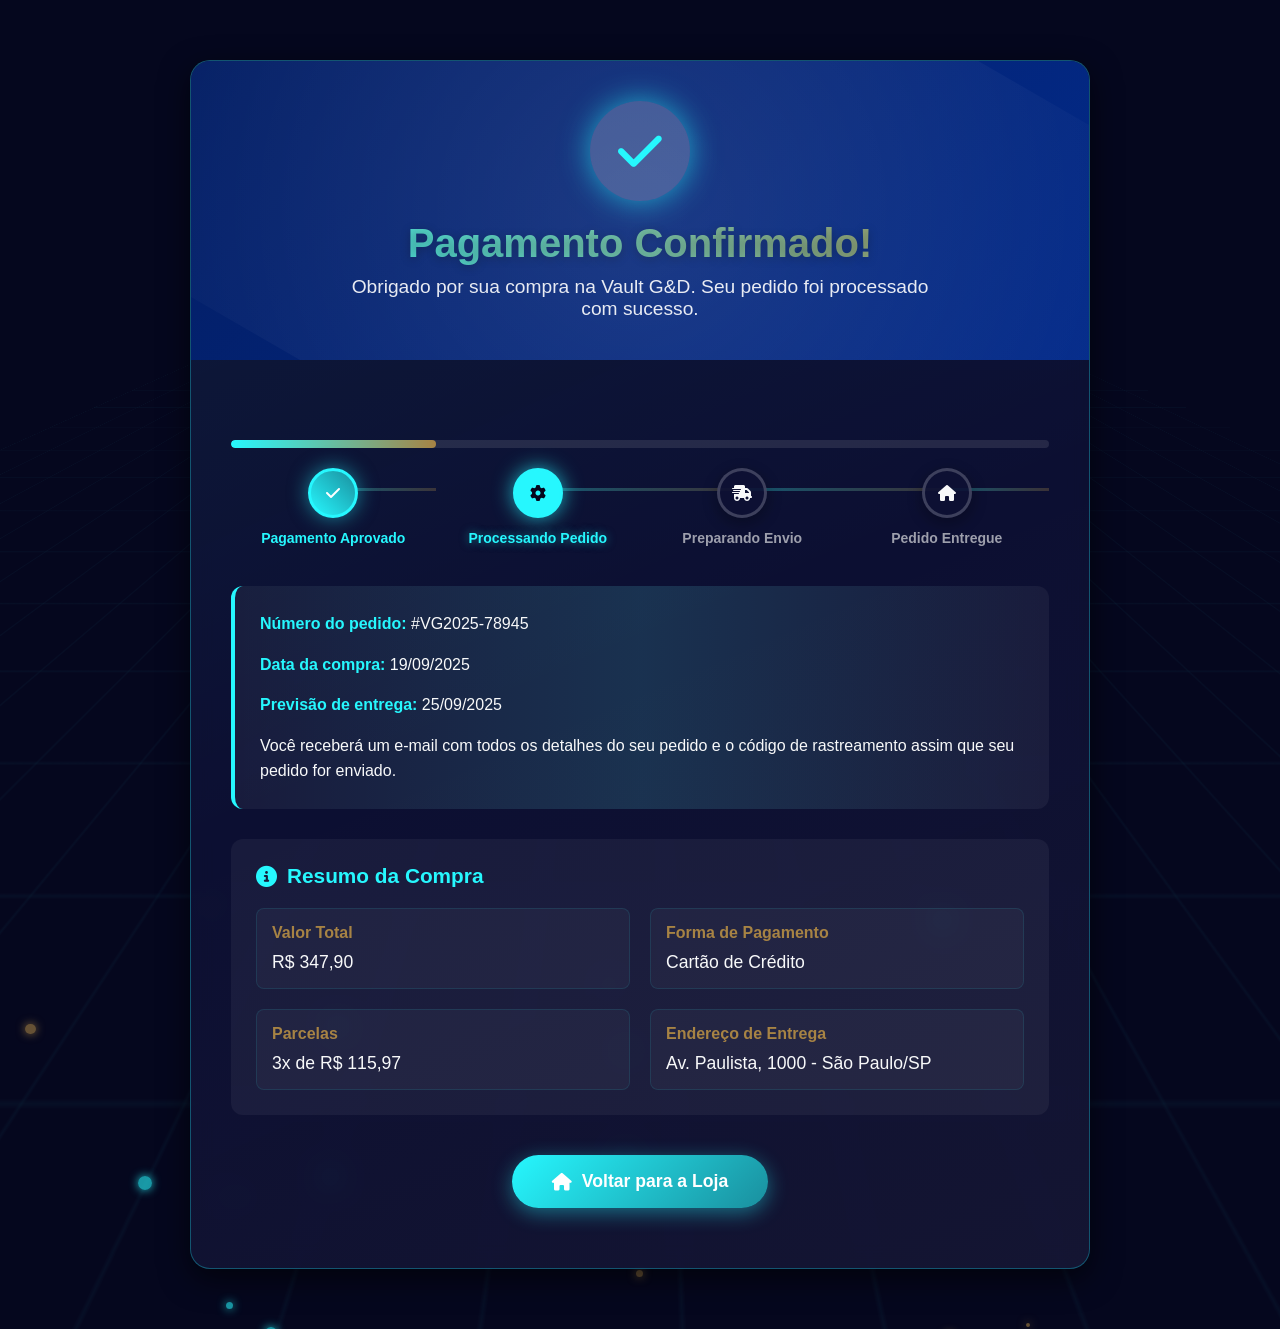
<file: confirmação.html>
<!DOCTYPE html>
<html lang="pt-BR">

<head>
    <meta charset="UTF-8">
    <meta name="viewport" content="width=device-width, initial-scale=1.0">
    <title>Confirmação de Pagamento - Vault G&D</title>
    <link rel="stylesheet" href="https://cdnjs.cloudflare.com/ajax/libs/font-awesome/6.4.0/css/all.min.css">
    <style>
        * {
            margin: 0;
            padding: 0;
            box-sizing: border-box;
            font-family: 'Segoe UI', Tahoma, Geneva, Verdana, sans-serif;
        }
        
        body {
            background-color: #05071e;
            color: #f8f9fa;
            min-height: 100vh;
            display: flex;
            justify-content: center;
            align-items: flex-start;
            /* Alterado para flex-start */
            padding: 20px;
            /* Removido overflow: hidden */
            position: relative;
        }
        /* Efeito de partículas mágicas */
        
        .magic-particles {
            position: fixed;
            top: 0;
            left: 0;
            width: 100%;
            height: 100%;
            z-index: -1;
        }
        
        .particle {
            position: absolute;
            background: rgba(38, 247, 254, 0.6);
            border-radius: 50%;
            animation: float 15s infinite linear;
            box-shadow: 0 0 10px rgba(38, 247, 254, 0.8);
        }
        
        @keyframes float {
            0% {
                transform: translateY(0) rotate(0deg);
                opacity: 0;
            }
            10% {
                opacity: 1;
            }
            100% {
                transform: translateY(-1000px) rotate(720deg);
                opacity: 0;
            }
        }
        /* Efeito de grade holográfica */
        
        .holographic-grid {
            position: fixed;
            top: 0;
            left: 0;
            width: 100%;
            height: 100%;
            background: linear-gradient(rgba(38, 247, 254, 0.1) 1px, transparent 1px), linear-gradient(90deg, rgba(38, 247, 254, 0.1) 1px, transparent 1px);
            background-size: 50px 50px;
            z-index: -2;
            opacity: 0.3;
            transform: perspective(500px) rotateX(60deg);
            animation: gridMove 20s infinite linear;
        }
        
        @keyframes gridMove {
            0% {
                background-position: 0 0;
            }
            100% {
                background-position: 50px 50px;
            }
        }
        /* Container principal */
        
        .confirmation-container {
            max-width: 900px;
            width: 100%;
            background: rgba(14, 17, 53, 0.9);
            border-radius: 20px;
            box-shadow: 0 10px 30px rgba(0, 0, 0, 0.6);
            overflow: hidden;
            position: relative;
            backdrop-filter: blur(12px);
            border: 1px solid rgba(38, 247, 254, 0.3);
            animation: containerAppear 1s ease-out;
            margin: 40px 0;
            /* Adicionada margem para espaçamento */
        }
        
        @keyframes containerAppear {
            from {
                opacity: 0;
                transform: translateY(30px) scale(0.95);
            }
            to {
                opacity: 1;
                transform: translateY(0) scale(1);
            }
        }
        
        .confirmation-container::before {
            content: '';
            position: absolute;
            top: -50%;
            left: -50%;
            width: 200%;
            height: 200%;
            background: linear-gradient(to bottom right, rgba(38, 247, 254, 0.1), transparent, rgba(167, 131, 68, 0.1));
            transform: rotate(30deg);
            z-index: -1;
            animation: shine 8s infinite linear;
        }
        
        @keyframes shine {
            0% {
                transform: rotate(30deg) translate(-10%, -10%);
            }
            100% {
                transform: rotate(30deg) translate(10%, 10%);
            }
        }
        /* Header com efeito de luz */
        
        .confirmation-header {
            background: linear-gradient(135deg, rgba(0, 31, 111, 0.8) 0%, rgba(0, 48, 160, 0.8) 100%);
            color: white;
            text-align: center;
            padding: 40px 20px;
            position: relative;
            overflow: hidden;
        }
        
        .confirmation-header::before {
            content: '';
            position: absolute;
            top: -50%;
            left: -50%;
            width: 200%;
            height: 200%;
            background: radial-gradient(circle, rgba(255, 255, 255, 0.1) 0%, rgba(255, 255, 255, 0) 60%);
            transform: rotate(30deg);
        }
        
        .checkmark-circle {
            width: 100px;
            height: 100px;
            border-radius: 50%;
            background: rgba(255, 255, 255, 0.2);
            margin: 0 auto 20px;
            display: flex;
            justify-content: center;
            align-items: center;
            position: relative;
            z-index: 2;
            animation: pulse 2s infinite;
            box-shadow: 0 0 30px rgba(38, 247, 254, 0.6);
        }
        
        @keyframes pulse {
            0% {
                box-shadow: 0 0 0 0 rgba(38, 247, 254, 0.6);
            }
            70% {
                box-shadow: 0 0 0 20px rgba(38, 247, 254, 0);
            }
            100% {
                box-shadow: 0 0 0 0 rgba(38, 247, 254, 0);
            }
        }
        
        .checkmark-circle i {
            font-size: 50px;
            color: #26f7fe;
            animation: scaleUp 0.8s cubic-bezier(0.175, 0.885, 0.32, 1.275);
        }
        
        @keyframes scaleUp {
            0% {
                transform: scale(0);
            }
            70% {
                transform: scale(1.2);
            }
            100% {
                transform: scale(1);
            }
        }
        
        .confirmation-header h1 {
            font-size: 2.5rem;
            margin-bottom: 10px;
            font-weight: 700;
            text-shadow: 0 2px 10px rgba(0, 0, 0, 0.3);
            background: linear-gradient(45deg, #26f7fe, #a78344);
            -webkit-background-clip: text;
            background-clip: text;
            -webkit-text-fill-color: transparent;
            animation: titleGlow 3s infinite alternate;
        }
        
        @keyframes titleGlow {
            0% {
                text-shadow: 0 0 10px rgba(38, 247, 254, 0.5);
            }
            100% {
                text-shadow: 0 0 20px rgba(38, 247, 254, 0.8), 0 0 30px rgba(167, 131, 68, 0.6);
            }
        }
        
        .confirmation-header p {
            font-size: 1.2rem;
            opacity: 0.9;
            max-width: 600px;
            margin: 0 auto;
        }
        /* Conteúdo */
        
        .confirmation-content {
            padding: 40px;
            position: relative;
            z-index: 2;
        }
        /* Barra de progresso com efeito futurista */
        
        .progress-container {
            margin: 40px 0;
            position: relative;
        }
        
        .progress-bar {
            height: 8px;
            background: rgba(255, 255, 255, 0.1);
            border-radius: 4px;
            overflow: hidden;
            position: relative;
        }
        
        .progress-fill {
            height: 100%;
            width: 25%;
            background: linear-gradient(90deg, #26f7fe, #a78344);
            border-radius: 4px;
            animation: fillProgress 2s ease-in-out forwards;
            position: relative;
            overflow: hidden;
        }
        
        .progress-fill::after {
            content: '';
            position: absolute;
            top: 0;
            left: -100%;
            width: 100%;
            height: 100%;
            background: linear-gradient(90deg, transparent, rgba(255, 255, 255, 0.4), transparent);
            animation: progressShine 2s infinite;
        }
        
        @keyframes progressShine {
            0% {
                left: -100%;
            }
            100% {
                left: 100%;
            }
        }
        
        @keyframes fillProgress {
            0% {
                width: 0%;
            }
            100% {
                width: 25%;
            }
        }
        
        .progress-steps {
            display: flex;
            justify-content: space-between;
            margin-top: 20px;
            position: relative;
        }
        
        .step {
            display: flex;
            flex-direction: column;
            align-items: center;
            position: relative;
            width: 25%;
        }
        
        .step::before {
            content: '';
            position: absolute;
            top: 20px;
            left: 50%;
            width: 100%;
            height: 3px;
            background: linear-gradient(90deg, #26f7fe, #a78344);
            z-index: 1;
            opacity: 0.3;
        }
        
        .step:first-child::before {
            width: 50%;
            left: 50%;
        }
        
        .step:last-child::before {
            width: 50%;
        }
        
        .step-icon {
            width: 50px;
            height: 50px;
            border-radius: 50%;
            background: rgba(14, 17, 53, 0.9);
            border: 3px solid rgba(255, 255, 255, 0.2);
            display: flex;
            justify-content: center;
            align-items: center;
            margin-bottom: 12px;
            position: relative;
            z-index: 2;
            transition: all 0.5s ease;
            box-shadow: 0 5px 15px rgba(0, 0, 0, 0.3);
        }
        
        .step.active .step-icon {
            background: #26f7fe;
            border-color: #26f7fe;
            color: #05071e;
            box-shadow: 0 0 20px rgba(38, 247, 254, 0.7);
            animation: iconPulse 2s infinite;
        }
        
        @keyframes iconPulse {
            0%,
            100% {
                transform: scale(1);
            }
            50% {
                transform: scale(1.1);
            }
        }
        
        .step.completed .step-icon {
            background: linear-gradient(45deg, #26f7fe, #1a8f9e);
            border-color: #26f7fe;
            color: white;
            box-shadow: 0 0 20px rgba(38, 247, 254, 0.5);
        }
        
        .step-text {
            font-size: 14px;
            text-align: center;
            font-weight: 600;
            color: rgba(255, 255, 255, 0.6);
            transition: all 0.3s;
        }
        
        .step.active .step-text {
            color: #26f7fe;
            text-shadow: 0 0 10px rgba(38, 247, 254, 0.5);
        }
        
        .step.completed .step-text {
            color: #26f7fe;
        }
        /* Informações do pedido */
        
        .order-info {
            background: rgba(255, 255, 255, 0.05);
            border-radius: 12px;
            padding: 25px;
            margin: 30px 0;
            border-left: 4px solid #26f7fe;
            animation: fadeIn 1s ease-in-out;
            position: relative;
            overflow: hidden;
        }
        
        .order-info::before {
            content: '';
            position: absolute;
            top: 0;
            left: 0;
            width: 100%;
            height: 100%;
            background: linear-gradient(90deg, transparent, rgba(38, 247, 254, 0.1), transparent);
            animation: infoShine 3s infinite;
        }
        
        @keyframes infoShine {
            0% {
                left: -100%;
            }
            100% {
                left: 100%;
            }
        }
        
        @keyframes fadeIn {
            0% {
                opacity: 0;
                transform: translateY(20px);
            }
            100% {
                opacity: 1;
                transform: translateY(0);
            }
        }
        
        .order-info p {
            color: #f8f9fa;
            line-height: 1.6;
            margin-bottom: 15px;
            position: relative;
            z-index: 1;
        }
        
        .order-info p:last-child {
            margin-bottom: 0;
        }
        
        .order-info strong {
            color: #26f7fe;
        }
        /* Detalhes do pedido */
        
        .order-details {
            background: rgba(255, 255, 255, 0.05);
            border-radius: 12px;
            padding: 25px;
            margin: 30px 0;
            animation: fadeIn 1.2s ease-in-out;
        }
        
        .order-details h3 {
            font-size: 1.3rem;
            margin-bottom: 20px;
            color: #26f7fe;
            display: flex;
            align-items: center;
        }
        
        .order-details h3 i {
            margin-right: 10px;
        }
        
        .detail-grid {
            display: grid;
            grid-template-columns: repeat(auto-fit, minmax(250px, 1fr));
            gap: 20px;
        }
        
        .detail-item {
            padding: 15px;
            background: rgba(255, 255, 255, 0.03);
            border-radius: 8px;
            border: 1px solid rgba(38, 247, 254, 0.1);
        }
        
        .detail-item h4 {
            color: #a78344;
            margin-bottom: 10px;
            font-size: 1rem;
        }
        
        .detail-item p {
            color: #f8f9fa;
            font-size: 1.1rem;
        }
        /* Botão de ação */
        
        .btn-container {
            text-align: center;
            margin-top: 40px;
            padding-bottom: 20px;
            /* Adicionado padding para espaçamento */
        }
        
        .btn-home {
            display: inline-flex;
            align-items: center;
            justify-content: center;
            background: linear-gradient(135deg, #26f7fe 0%, #1a8f9e 100%);
            color: white;
            padding: 16px 40px;
            border-radius: 50px;
            text-decoration: none;
            font-weight: 600;
            font-size: 1.1rem;
            box-shadow: 0 5px 20px rgba(38, 247, 254, 0.4);
            transition: all 0.3s ease;
            position: relative;
            overflow: hidden;
            border: none;
            cursor: pointer;
        }
        
        .btn-home::before {
            content: '';
            position: absolute;
            top: 0;
            left: -100%;
            width: 100%;
            height: 100%;
            background: linear-gradient(90deg, transparent, rgba(255, 255, 255, 0.3), transparent);
            transition: 0.5s;
        }
        
        .btn-home:hover {
            transform: translateY(-3px);
            box-shadow: 0 8px 25px rgba(38, 247, 254, 0.6);
        }
        
        .btn-home:hover::before {
            left: 100%;
        }
        
        .btn-home i {
            margin-right: 10px;
        }
        /* Efeito de confetti */
        
        .confetti {
            position: absolute;
            width: 100%;
            height: 100%;
            top: 0;
            left: 0;
            pointer-events: none;
            z-index: 1;
        }
        
        .confetti-piece {
            position: absolute;
            width: 10px;
            height: 10px;
            opacity: 0;
            animation: confetti 5s ease-in-out infinite;
        }
        
        @keyframes confetti {
            0% {
                opacity: 1;
                transform: translateY(0) rotate(0deg);
            }
            100% {
                opacity: 0;
                transform: translateY(500px) rotate(720deg);
            }
        }
        /* Responsividade melhorada */
        
        @media (max-width: 768px) {
            body {
                padding: 15px;
                align-items: flex-start;
            }
            .confirmation-container {
                margin: 20px 0;
            }
            .confirmation-header {
                padding: 30px 15px;
            }
            .confirmation-header h1 {
                font-size: 2rem;
            }
            .confirmation-content {
                padding: 25px 20px;
            }
            .step-icon {
                width: 40px;
                height: 40px;
            }
            .step-text {
                font-size: 12px;
            }
            .detail-grid {
                grid-template-columns: 1fr;
            }
            .btn-home {
                padding: 14px 30px;
                font-size: 1rem;
            }
        }
        
        @media (max-width: 480px) {
            body {
                padding: 10px;
            }
            .confirmation-header h1 {
                font-size: 1.8rem;
            }
            .confirmation-header p {
                font-size: 1rem;
            }
            .checkmark-circle {
                width: 80px;
                height: 80px;
            }
            .checkmark-circle i {
                font-size: 40px;
            }
            .progress-steps {
                flex-wrap: wrap;
            }
            .step {
                width: 50%;
                margin-bottom: 20px;
            }
            .step::before {
                display: none;
            }
            .order-info,
            .order-details {
                padding: 20px 15px;
            }
        }
    </style>
</head>

<body>
    <!-- Efeitos de fundo -->
    <div class="holographic-grid"></div>
    <div class="magic-particles" id="particles"></div>
    <div class="confetti" id="confetti"></div>

    <div class="confirmation-container">
        <div class="confirmation-header">
            <div class="checkmark-circle">
                <i class="fas fa-check"></i>
            </div>
            <h1>Pagamento Confirmado!</h1>
            <p>Obrigado por sua compra na Vault G&D. Seu pedido foi processado com sucesso.</p>
        </div>

        <div class="confirmation-content">
            <div class="progress-container">
                <div class="progress-bar">
                    <div class="progress-fill"></div>
                </div>

                <div class="progress-steps">
                    <div class="step completed">
                        <div class="step-icon">
                            <i class="fas fa-check"></i>
                        </div>
                        <div class="step-text">Pagamento Aprovado</div>
                    </div>

                    <div class="step active">
                        <div class="step-icon">
                            <i class="fas fa-cog"></i>
                        </div>
                        <div class="step-text">Processando Pedido</div>
                    </div>

                    <div class="step">
                        <div class="step-icon">
                            <i class="fas fa-shipping-fast"></i>
                        </div>
                        <div class="step-text">Preparando Envio</div>
                    </div>

                    <div class="step">
                        <div class="step-icon">
                            <i class="fas fa-home"></i>
                        </div>
                        <div class="step-text">Pedido Entregue</div>
                    </div>
                </div>
            </div>

            <div class="order-info">
                <p><strong>Número do pedido:</strong> #VG2025-78945</p>
                <p><strong>Data da compra:</strong> 19/09/2025</p>
                <p><strong>Previsão de entrega:</strong> 25/09/2025</p>
                <p>Você receberá um e-mail com todos os detalhes do seu pedido e o código de rastreamento assim que seu pedido for enviado.</p>
            </div>

            <div class="order-details">
                <h3><i class="fas fa-info-circle"></i> Resumo da Compra</h3>
                <div class="detail-grid">
                    <div class="detail-item">
                        <h4>Valor Total</h4>
                        <p>R$ 347,90</p>
                    </div>
                    <div class="detail-item">
                        <h4>Forma de Pagamento</h4>
                        <p>Cartão de Crédito</p>
                    </div>
                    <div class="detail-item">
                        <h4>Parcelas</h4>
                        <p>3x de R$ 115,97</p>
                    </div>
                    <div class="detail-item">
                        <h4>Endereço de Entrega</h4>
                        <p>Av. Paulista, 1000 - São Paulo/SP</p>
                    </div>
                </div>
            </div>

            <div class="btn-container">
                <a href="index.html" class="btn-home">
                    <i class="fas fa-home"></i> Voltar para a Loja
                </a>
            </div>
        </div>
    </div>

    <script>
        // Criar partículas mágicas
        function createParticles() {
            const particlesContainer = document.getElementById('particles');
            const particleCount = 40;

            for (let i = 0; i < particleCount; i++) {
                const particle = document.createElement('div');
                particle.classList.add('particle');

                const size = Math.random() * 12 + 3;
                particle.style.width = `${size}px`;
                particle.style.height = `${size}px`;

                particle.style.left = `${Math.random() * 100}%`;
                particle.style.top = `${Math.random() * 100 + 100}%`;

                particle.style.animationDelay = `${Math.random() * 5}s`;
                particle.style.animationDuration = `${Math.random() * 15 + 15}s`;

                if (Math.random() > 0.5) {
                    particle.style.background = 'rgba(167, 131, 68, 0.6)';
                    particle.style.boxShadow = '0 0 10px rgba(167, 131, 68, 0.8)';
                }

                particlesContainer.appendChild(particle);
            }
        }

        // Criar efeito de confetti
        function createConfetti() {
            const confettiContainer = document.getElementById('confetti');
            const colors = ['#26f7fe', '#a78344', '#001f6f', '#ffffff', '#1a8f9e'];

            for (let i = 0; i < 150; i++) {
                const confetti = document.createElement('div');
                confetti.classList.add('confetti-piece');

                // Estilo aleatório para cada confetti
                confetti.style.left = Math.random() * 100 + '%';
                confetti.style.width = Math.random() * 10 + 5 + 'px';
                confetti.style.height = confetti.style.width;
                confetti.style.backgroundColor = colors[Math.floor(Math.random() * colors.length)];
                confetti.style.animationDelay = Math.random() * 5 + 's';
                confetti.style.animationDuration = Math.random() * 3 + 3 + 's';

                confettiContainer.appendChild(confetti);
            }
        }

        // Simular progresso do pedido
        function simulateProgress() {
            setTimeout(() => {
                document.querySelectorAll('.step')[1].classList.remove('active');
                document.querySelectorAll('.step')[1].classList.add('completed');
                document.querySelectorAll('.step')[2].classList.add('active');
                document.querySelector('.progress-fill').style.width = '50%';
            }, 3000);

            setTimeout(() => {
                document.querySelectorAll('.step')[2].classList.remove('active');
                document.querySelectorAll('.step')[2].classList.add('completed');
                document.querySelectorAll('.step')[3].classList.add('active');
                document.querySelector('.progress-fill').style.width = '75%';
            }, 6000);

            setTimeout(() => {
                document.querySelectorAll('.step')[3].classList.remove('active');
                document.querySelectorAll('.step')[3].classList.add('completed');
                document.querySelector('.progress-fill').style.width = '100%';

                // Adicionar mensagem final quando o pedido for "entregue"
                const orderInfo = document.querySelector('.order-info');
                orderInfo.innerHTML += '<p class="delivery-complete"><strong>🎉 Seu pedido foi entregue! Obrigado por comprar na Vault G&D.</strong></p>';
            }, 9000);
        }

        // Iniciar animações quando a página carregar
        window.addEventListener('load', function() {
            createParticles();
            createConfetti();
            simulateProgress();
        });
    </script>
</body>

</html>
</file>
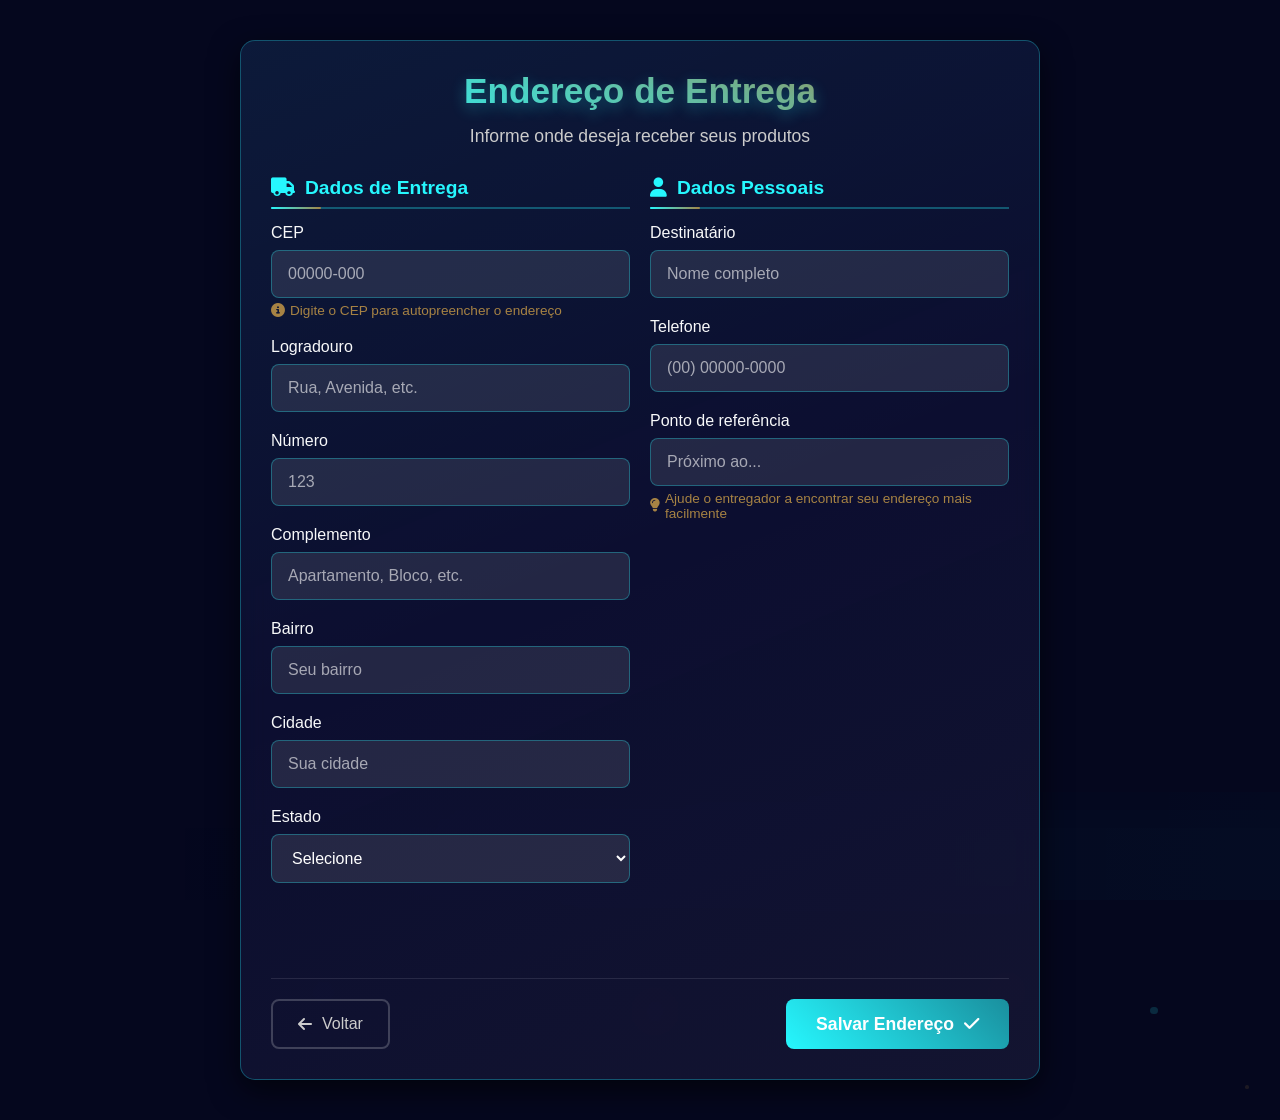
<file: endereço.html>
<!DOCTYPE html>
<html lang="pt-br">

<head>
    <meta charset="UTF-8">
    <meta name="viewport" content="width=device-width, initial-scale=1.0">
    <title>Endereço de Entrega - Vault G&D</title>
    <link rel="stylesheet" href="https://cdnjs.cloudflare.com/ajax/libs/font-awesome/6.4.0/css/all.min.css">
    <style>
        * {
            margin: 0;
            padding: 0;
            box-sizing: border-box;
            font-family: 'Segoe UI', Tahoma, Geneva, Verdana, sans-serif;
        }
        
        body {
            background-color: #05071e;
            color: #f8f9fa;
            min-height: 100vh;
            overflow-x: hidden;
            position: relative;
        }
        /* Efeito de ondas holográficas */
        
        .holographic-waves {
            position: fixed;
            top: 0;
            left: 0;
            width: 100%;
            height: 100%;
            z-index: -2;
            opacity: 0.3;
            overflow: hidden;
        }
        
        .wave {
            position: absolute;
            bottom: 0;
            left: 0;
            width: 200%;
            height: 15%;
            background: linear-gradient(90deg, transparent, rgba(38, 247, 254, 0.1), transparent);
            animation: waveAnimation 15s linear infinite;
            transform-origin: center bottom;
        }
        
        .wave:nth-child(1) {
            animation-delay: 0s;
            animation-duration: 12s;
            height: 12%;
            opacity: 0.4;
        }
        
        .wave:nth-child(2) {
            animation-delay: -2s;
            animation-duration: 18s;
            height: 10%;
            opacity: 0.3;
        }
        
        .wave:nth-child(3) {
            animation-delay: -5s;
            animation-duration: 25s;
            height: 8%;
            opacity: 0.2;
        }
        
        @keyframes waveAnimation {
            0% {
                transform: translateX(0) translateY(0) scaleY(1);
            }
            50% {
                transform: translateX(-25%) translateY(-5px) scaleY(0.9);
            }
            100% {
                transform: translateX(-50%) translateY(0) scaleY(1);
            }
        }
        /* Efeito de partículas flutuantes */
        
        .floating-particles {
            position: fixed;
            top: 0;
            left: 0;
            width: 100%;
            height: 100%;
            z-index: -1;
        }
        
        .particle {
            position: absolute;
            background: rgba(167, 131, 68, 0.15);
            border-radius: 50%;
            animation: floatParticle 20s infinite linear;
        }
        
        @keyframes floatParticle {
            0% {
                transform: translateY(0) rotate(0deg);
                opacity: 0;
            }
            10% {
                opacity: 0.7;
            }
            90% {
                opacity: 0.7;
            }
            100% {
                transform: translateY(-100vh) rotate(360deg);
                opacity: 0;
            }
        }
        /* Container principal */
        
        .address-container {
            max-width: 800px;
            margin: 40px auto;
            padding: 30px;
            background: rgba(14, 17, 53, 0.8);
            border-radius: 15px;
            box-shadow: 0 10px 30px rgba(0, 0, 0, 0.6);
            backdrop-filter: blur(12px);
            border: 1px solid rgba(38, 247, 254, 0.3);
            position: relative;
            overflow: hidden;
            animation: containerAppear 0.8s ease-out;
        }
        
        @keyframes containerAppear {
            from {
                opacity: 0;
                transform: translateY(30px);
            }
            to {
                opacity: 1;
                transform: translateY(0);
            }
        }
        
        .address-container::before {
            content: '';
            position: absolute;
            top: -50%;
            left: -50%;
            width: 200%;
            height: 200%;
            background: linear-gradient(to bottom right, rgba(38, 247, 254, 0.1), transparent, rgba(167, 131, 68, 0.1));
            transform: rotate(30deg);
            z-index: -1;
            animation: shine 8s infinite linear;
        }
        
        @keyframes shine {
            0% {
                transform: rotate(30deg) translate(-10%, -10%);
            }
            100% {
                transform: rotate(30deg) translate(10%, 10%);
            }
        }
        
        .address-header {
            text-align: center;
            margin-bottom: 30px;
            position: relative;
        }
        
        .address-title {
            font-size: 2.2rem;
            background: linear-gradient(45deg, #26f7fe, #a78344);
            -webkit-background-clip: text;
            background-clip: text;
            -webkit-text-fill-color: transparent;
            margin-bottom: 15px;
            text-shadow: 0 5px 15px rgba(38, 247, 254, 0.3);
            animation: titleGlow 3s infinite alternate;
        }
        
        @keyframes titleGlow {
            0% {
                text-shadow: 0 5px 15px rgba(38, 247, 254, 0.3);
            }
            100% {
                text-shadow: 0 5px 25px rgba(38, 247, 254, 0.6), 0 0 30px rgba(167, 131, 68, 0.4);
            }
        }
        
        .address-subtitle {
            color: #ccc;
            font-size: 1.1rem;
        }
        /* Formulário de endereço */
        
        .address-form {
            display: grid;
            grid-template-columns: 1fr 1fr;
            gap: 20px;
        }
        
        .form-section {
            margin-bottom: 25px;
        }
        
        .form-section-title {
            font-size: 1.2rem;
            color: #26f7fe;
            margin-bottom: 15px;
            padding-bottom: 8px;
            border-bottom: 2px solid rgba(38, 247, 254, 0.3);
            position: relative;
            display: flex;
            align-items: center;
        }
        
        .form-section-title i {
            margin-right: 10px;
        }
        
        .form-section-title::after {
            content: '';
            position: absolute;
            bottom: -2px;
            left: 0;
            width: 50px;
            height: 2px;
            background: linear-gradient(45deg, #26f7fe, #a78344);
            border-radius: 2px;
        }
        
        .form-group {
            margin-bottom: 20px;
            position: relative;
        }
        
        .form-group.full-width {
            grid-column: 1 / -1;
        }
        
        .form-group label {
            display: block;
            margin-bottom: 8px;
            color: #f8f9fa;
            font-weight: 500;
        }
        
        .form-control {
            width: 100%;
            padding: 14px 16px;
            background-color: rgba(255, 255, 255, 0.1);
            border: 1px solid rgba(38, 247, 254, 0.3);
            border-radius: 8px;
            color: white;
            font-size: 16px;
            transition: all 0.3s;
        }
        
        .form-control:focus {
            outline: none;
            border-color: #26f7fe;
            box-shadow: 0 0 20px rgba(38, 247, 254, 0.5);
            background-color: rgba(255, 255, 255, 0.15);
        }
        
        .form-control::placeholder {
            color: rgba(255, 255, 255, 0.6);
        }
        
        .form-hint {
            font-size: 0.85rem;
            color: #a78344;
            margin-top: 5px;
            display: flex;
            align-items: center;
        }
        
        .form-hint i {
            margin-right: 5px;
        }
        /* Botões de ação */
        
        .form-actions {
            grid-column: 1 / -1;
            display: flex;
            justify-content: space-between;
            margin-top: 30px;
            padding-top: 20px;
            border-top: 1px solid rgba(255, 255, 255, 0.1);
        }
        
        .btn-back {
            padding: 14px 25px;
            background: transparent;
            color: #ccc;
            border: 2px solid rgba(255, 255, 255, 0.2);
            border-radius: 8px;
            font-size: 1rem;
            cursor: pointer;
            transition: all 0.3s;
            display: flex;
            align-items: center;
        }
        
        .btn-back i {
            margin-right: 10px;
        }
        
        .btn-back:hover {
            background: rgba(255, 255, 255, 0.1);
            color: #26f7fe;
            border-color: #26f7fe;
        }
        
        .btn-save {
            padding: 14px 30px;
            background: linear-gradient(45deg, #26f7fe, #1a8f9e);
            color: white;
            border: none;
            border-radius: 8px;
            font-size: 1.1rem;
            font-weight: bold;
            cursor: pointer;
            transition: all 0.3s;
            display: flex;
            align-items: center;
            position: relative;
            overflow: hidden;
        }
        
        .btn-save i {
            margin-left: 10px;
        }
        
        .btn-save::before {
            content: '';
            position: absolute;
            top: 0;
            left: -100%;
            width: 100%;
            height: 100%;
            background: linear-gradient(90deg, transparent, rgba(255, 255, 255, 0.3), transparent);
            transition: 0.5s;
        }
        
        .btn-save:hover::before {
            left: 100%;
        }
        
        .btn-save:hover {
            background: linear-gradient(45deg, #1a8f9e, #26f7fe);
            transform: translateY(-3px);
            box-shadow: 0 8px 20px rgba(38, 247, 254, 0.5);
        }
        /* Responsividade */
        
        @media (max-width: 850px) {
            .address-container {
                margin: 20px;
                padding: 25px;
            }
            .address-form {
                grid-template-columns: 1fr;
            }
        }
        
        @media (max-width: 480px) {
            .address-title {
                font-size: 1.8rem;
            }
            .form-actions {
                flex-direction: column;
                gap: 15px;
            }
            .btn-back,
            .btn-save {
                width: 100%;
                justify-content: center;
            }
        }
        /* Efeito de confirmação */
        
        .success-checkmark {
            display: none;
            text-align: center;
            margin: 20px 0;
            animation: checkmarkScale 0.5s ease-in-out;
        }
        
        .check-icon {
            width: 80px;
            height: 80px;
            position: relative;
            border-radius: 50%;
            box-sizing: content-box;
            border: 4px solid #26f7fe;
            margin: 0 auto;
        }
        
        .check-icon::before {
            top: 3px;
            left: -2px;
            transform: rotate(45deg);
            transform-origin: 100% 50%;
            border-radius: 100px 0 0 100px;
        }
        
        .check-icon::after {
            top: 0;
            left: 30px;
            transform: rotate(-45deg);
            transform-origin: 0 50%;
            border-radius: 0 100px 100px 0;
            animation: rotateCircle 1s ease-in-out;
        }
        
        .check-icon::before,
        .check-icon::after {
            content: '';
            height: 100px;
            position: absolute;
            background: #05071e;
            transform: rotate(-45deg);
        }
        
        .icon-line {
            height: 5px;
            background-color: #26f7fe;
            display: block;
            border-radius: 2px;
            position: absolute;
            z-index: 10;
        }
        
        .icon-line.line-tip {
            top: 46px;
            left: 14px;
            width: 25px;
            transform: rotate(45deg);
            animation: icon-line-tip 0.75s;
        }
        
        .icon-line.line-long {
            top: 38px;
            right: 8px;
            width: 47px;
            transform: rotate(-45deg);
            animation: icon-line-long 0.75s;
        }
        
        @keyframes rotateCircle {
            0% {
                transform: rotate(-45deg);
            }
            5% {
                transform: rotate(-45deg);
            }
            12% {
                transform: rotate(-405deg);
            }
            100% {
                transform: rotate(-405deg);
            }
        }
        
        @keyframes icon-line-tip {
            0% {
                width: 0;
                left: 1px;
                top: 19px;
            }
            54% {
                width: 0;
                left: 1px;
                top: 19px;
            }
            70% {
                width: 50px;
                left: -8px;
                top: 37px;
            }
            84% {
                width: 17px;
                left: 21px;
                top: 48px;
            }
            100% {
                width: 25px;
                left: 14px;
                top: 45px;
            }
        }
        
        @keyframes icon-line-long {
            0% {
                width: 0;
                right: 46px;
                top: 54px;
            }
            65% {
                width: 0;
                right: 46px;
                top: 54px;
            }
            84% {
                width: 55px;
                right: 0px;
                top: 35px;
            }
            100% {
                width: 47px;
                right: 8px;
                top: 38px;
            }
        }
        
        @keyframes checkmarkScale {
            0% {
                transform: scale(0);
            }
            50% {
                transform: scale(1.2);
            }
            100% {
                transform: scale(1);
            }
        }
    </style>
</head>

<body>
    <!-- Efeitos de fundo -->
    <div class="holographic-waves">
        <div class="wave"></div>
        <div class="wave"></div>
        <div class="wave"></div>
    </div>

    <div class="floating-particles" id="floatingParticles"></div>

    <div class="address-container">
        <div class="address-header">
            <h1 class="address-title">Endereço de Entrega</h1>
            <p class="address-subtitle">Informe onde deseja receber seus produtos</p>
        </div>

        <form id="addressForm" class="address-form">
            <div class="form-section">
                <h3 class="form-section-title"><i class="fas fa-truck"></i> Dados de Entrega</h3>

                <div class="form-group">
                    <label for="cep">CEP</label>
                    <input type="text" id="cep" class="form-control" placeholder="00000-000" required>
                    <div class="form-hint"><i class="fas fa-info-circle"></i> Digite o CEP para autopreencher o endereço</div>
                </div>

                <div class="form-group">
                    <label for="street">Logradouro</label>
                    <input type="text" id="street" class="form-control" placeholder="Rua, Avenida, etc." required>
                </div>

                <div class="form-group">
                    <label for="number">Número</label>
                    <input type="text" id="number" class="form-control" placeholder="123" required>
                </div>

                <div class="form-group">
                    <label for="complement">Complemento</label>
                    <input type="text" id="complement" class="form-control" placeholder="Apartamento, Bloco, etc.">
                </div>

                <div class="form-group">
                    <label for="neighborhood">Bairro</label>
                    <input type="text" id="neighborhood" class="form-control" placeholder="Seu bairro" required>
                </div>

                <div class="form-group">
                    <label for="city">Cidade</label>
                    <input type="text" id="city" class="form-control" placeholder="Sua cidade" required>
                </div>

                <div class="form-group">
                    <label for="state">Estado</label>
                    <select id="state" class="form-control" required>
                        <option value="">Selecione</option>
                        <option value="AC">Acre</option>
                        <option value="AL">Alagoas</option>
                        <option value="AP">Amapá</option>
                        <option value="AM">Amazonas</option>
                        <option value="BA">Bahia</option>
                        <option value="CE">Ceará</option>
                        <option value="DF">Distrito Federal</option>
                        <option value="ES">Espírito Santo</option>
                        <option value="GO">Goiás</option>
                        <option value="MA">Maranhão</option>
                        <option value="MT">Mato Grosso</option>
                        <option value="MS">Mato Grosso do Sul</option>
                        <option value="MG">Minas Gerais</option>
                        <option value="PA">Pará</option>
                        <option value="PB">Paraíba</option>
                        <option value="PR">Paraná</option>
                        <option value="PE">Pernambuco</option>
                        <option value="PI">Piauí</option>
                        <option value="RJ">Rio de Janeiro</option>
                        <option value="RN">Rio Grande do Norte</option>
                        <option value="RS">Rio Grande do Sul</option>
                        <option value="RO">Rondônia</option>
                        <option value="RR">Roraima</option>
                        <option value="SC">Santa Catarina</option>
                        <option value="SP">São Paulo</option>
                        <option value="SE">Sergipe</option>
                        <option value="TO">Tocantins</option>
                    </select>
                </div>
            </div>

            <div class="form-section">
                <h3 class="form-section-title"><i class="fas fa-user"></i> Dados Pessoais</h3>

                <div class="form-group">
                    <label for="recipient">Destinatário</label>
                    <input type="text" id="recipient" class="form-control" placeholder="Nome completo" required>
                </div>

                <div class="form-group">
                    <label for="phone">Telefone</label>
                    <input type="tel" id="phone" class="form-control" placeholder="(00) 00000-0000" required>
                </div>

                <div class="form-group full-width">
                    <label for="reference">Ponto de referência</label>
                    <input type="text" id="reference" class="form-control" placeholder="Próximo ao...">
                    <div class="form-hint"><i class="fas fa-lightbulb"></i> Ajude o entregador a encontrar seu endereço mais facilmente</div>
                </div>
            </div>

            <div class="success-checkmark">
                <div class="check-icon">
                    <span class="icon-line line-tip"></span>
                    <span class="icon-line line-long"></span>
                    <div class="icon-circle"></div>
                    <div class="icon-fix"></div>
                </div>
                <p>Endereço salvo com sucesso!</p>
            </div>

            <div class="form-actions">
                <button type="button" class="btn-back" id="backButton">
                    <i class="fas fa-arrow-left"></i> Voltar
                </button>
                <button type="submit" class="btn-save">
                    Salvar Endereço <i class="fas fa-check"></i>
                </button>
            </div>
        </form>
    </div>

    <script>
        // Criar partículas flutuantes
        function createParticles() {
            const container = document.getElementById('floatingParticles');
            for (let i = 0; i < 25; i++) {
                const particle = document.createElement('div');
                particle.classList.add('particle');

                const size = Math.random() * 10 + 3;
                particle.style.width = `${size}px`;
                particle.style.height = `${size}px`;

                particle.style.left = `${Math.random() * 100}%`;
                particle.style.top = `${Math.random() * 100 + 100}%`;

                particle.style.animationDelay = `${Math.random() * 5}s`;
                particle.style.animationDuration = `${Math.random() * 15 + 15}s`;

                if (Math.random() > 0.7) {
                    particle.style.background = 'rgba(38, 247, 254, 0.15)';
                }

                container.appendChild(particle);
            }
        }

        // Máscara para CEP
        function maskCEP(input) {
            input.addEventListener('input', function(e) {
                let value = e.target.value.replace(/\D/g, '');
                if (value.length > 5) {
                    value = value.substring(0, 5) + '-' + value.substring(5, 8);
                }
                e.target.value = value;

                // Buscar endereço automaticamente quando CEP estiver completo
                if (value.length === 9) {
                    fetchAddressFromCEP(value);
                }
            });
        }

        // Máscara para telefone
        function maskPhone(input) {
            input.addEventListener('input', function(e) {
                let value = e.target.value.replace(/\D/g, '');
                if (value.length > 0) {
                    if (value.length <= 2) {
                        value = '(' + value;
                    } else if (value.length <= 6) {
                        value = '(' + value.substring(0, 2) + ') ' + value.substring(2);
                    } else if (value.length <= 10) {
                        value = '(' + value.substring(0, 2) + ') ' + value.substring(2, 6) + '-' + value.substring(6);
                    } else {
                        value = '(' + value.substring(0, 2) + ') ' + value.substring(2, 7) + '-' + value.substring(7, 11);
                    }
                }
                e.target.value = value;
            });
        }

        // Buscar endereço via API de CEP
        function fetchAddressFromCEP(cep) {
            // Limpar caracteres não numéricos
            cep = cep.replace(/\D/g, '');

            if (cep.length !== 8) return;

            // Mostrar loading
            const streetField = document.getElementById('street');
            streetField.disabled = true;
            streetField.placeholder = "Buscando endereço...";

            fetch(`https://viacep.com.br/ws/${cep}/json/`)
                .then(response => response.json())
                .then(data => {
                    if (!data.erro) {
                        document.getElementById('street').value = data.logradouro;
                        document.getElementById('neighborhood').value = data.bairro;
                        document.getElementById('city').value = data.localidade;
                        document.getElementById('state').value = data.uf;

                        // Focar no campo número após preencher automaticamente
                        document.getElementById('number').focus();
                    } else {
                        alert('CEP não encontrado. Por favor, preencha o endereço manualmente.');
                    }
                })
                .catch(error => {
                    console.error('Erro ao buscar CEP:', error);
                    alert('Não foi possível buscar o CEP. Preencha o endereço manualmente.');
                })
                .finally(() => {
                    streetField.disabled = false;
                    streetField.placeholder = "Rua, Avenida, etc.";
                });
        }

        // Validar e enviar formulário
        function setupForm() {
            const form = document.getElementById('addressForm');
            const successCheckmark = document.querySelector('.success-checkmark');

            form.addEventListener('submit', function(e) {
                e.preventDefault();

                // Validação básica
                const requiredFields = form.querySelectorAll('[required]');
                let valid = true;

                requiredFields.forEach(field => {
                    if (!field.value.trim()) {
                        field.style.borderColor = '#e74c3c';
                        valid = false;

                        // Remover o estilo de erro quando o usuário começar a digitar
                        field.addEventListener('input', function() {
                            if (this.value.trim()) {
                                this.style.borderColor = '';
                            }
                        });
                    }
                });

                if (!valid) {
                    alert('Por favor, preencha todos os campos obrigatórios.');
                    return;
                }

                // Simular envio bem-sucedido
                const submitBtn = form.querySelector('.btn-save');
                const originalText = submitBtn.innerHTML;
                submitBtn.innerHTML = '<i class="fas fa-spinner fa-spin"></i> Salvando...';
                submitBtn.disabled = true;

                // Simular tempo de processamento
                setTimeout(() => {
                    // Mostrar checkmark de sucesso
                    successCheckmark.style.display = 'block';

                    // Esconder o formulário
                    form.querySelectorAll('.form-section, .form-actions').forEach(el => {
                        el.style.opacity = '0.3';
                    });

                    // Desabilitar campos
                    form.querySelectorAll('input, select').forEach(field => {
                        field.disabled = true;
                    });

                    // Atualizar texto do botão
                    submitBtn.innerHTML = 'Endereço Salvo!';

                    // Redirecionar após um breve delay
                    setTimeout(() => {
                        alert('Endereço salvo com sucesso! Voltando para o pagamento...');
                        window.location.href = 'pagamento.html';
                    }, 2000);
                }, 1500);
            });
        }

        // Botão voltar
        function setupBackButton() {
            document.getElementById('backButton').addEventListener('click', function() {
                window.history.back();
            });
        }

        // Inicializar quando o DOM estiver carregado
        document.addEventListener('DOMContentLoaded', function() {
            createParticles();
            maskCEP(document.getElementById('cep'));
            maskPhone(document.getElementById('phone'));
            setupForm();
            setupBackButton();
        });
    </script>
</body>

</html>
</file>
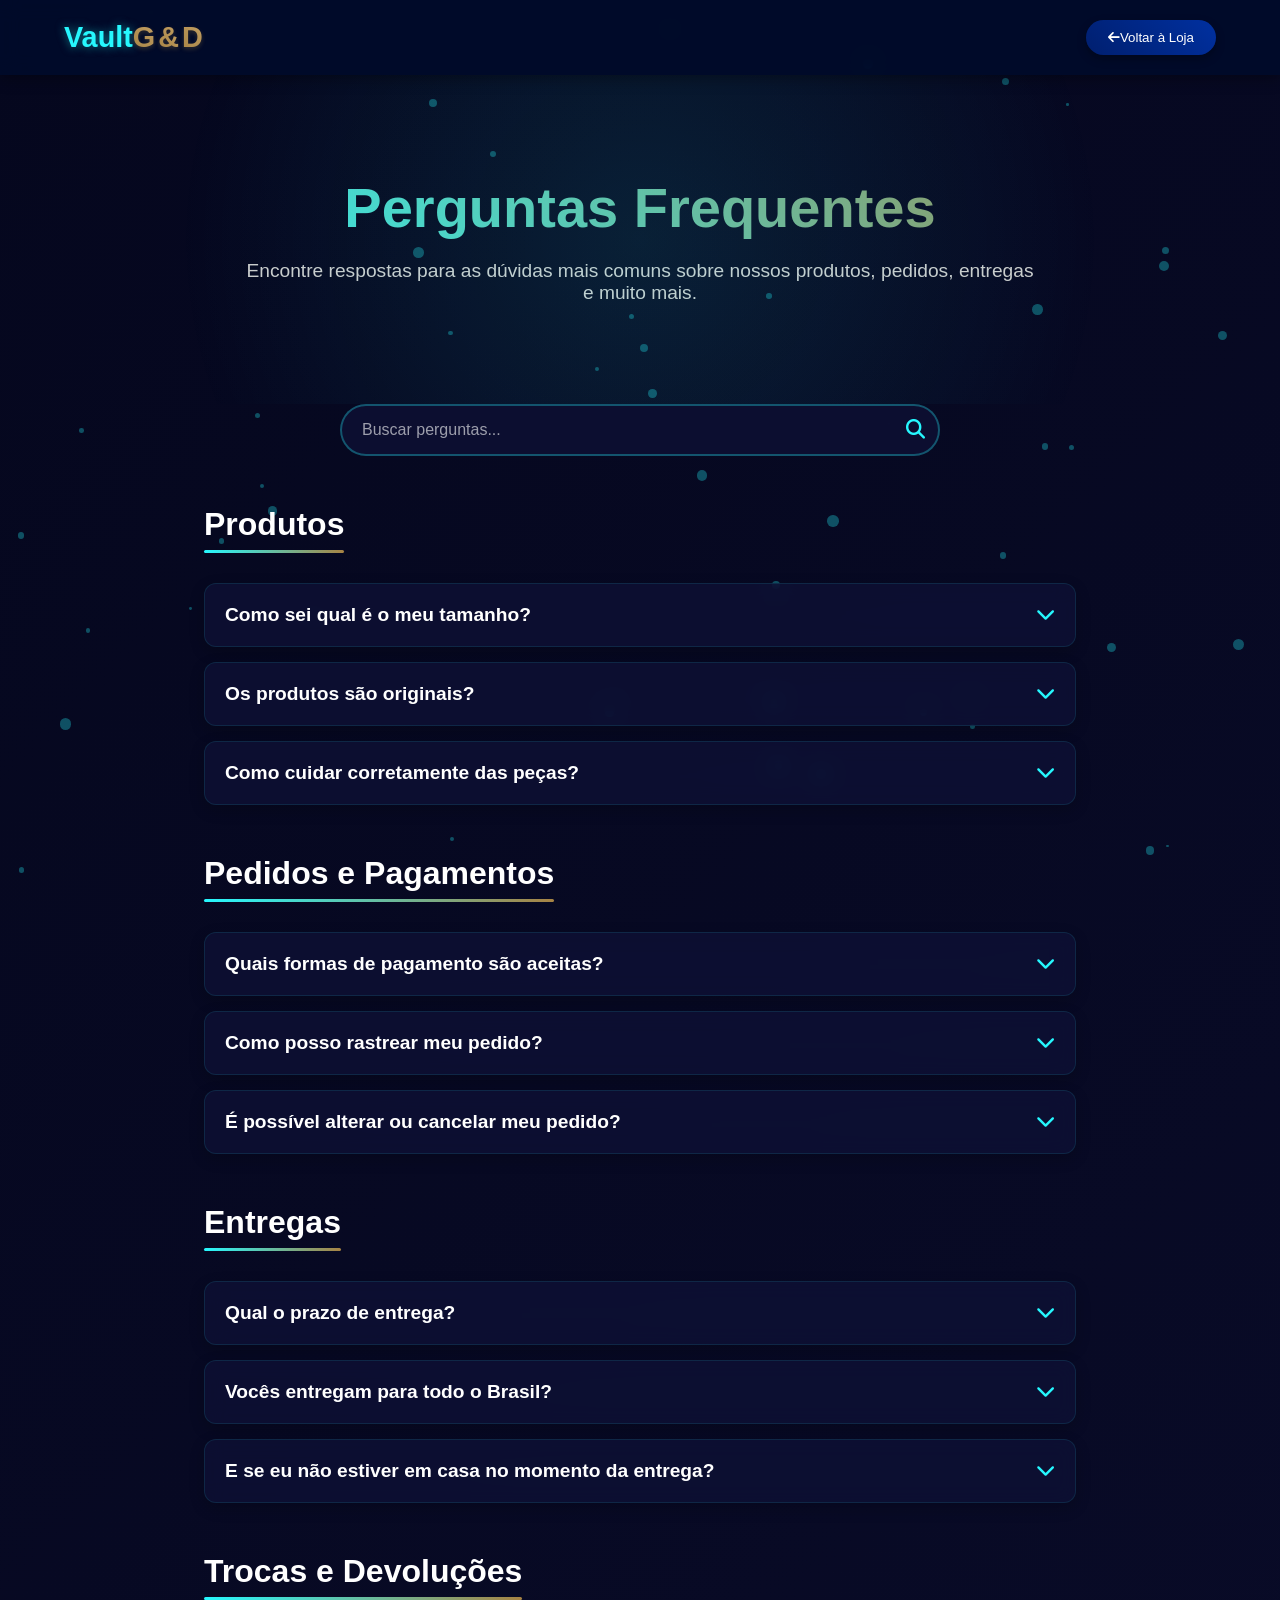
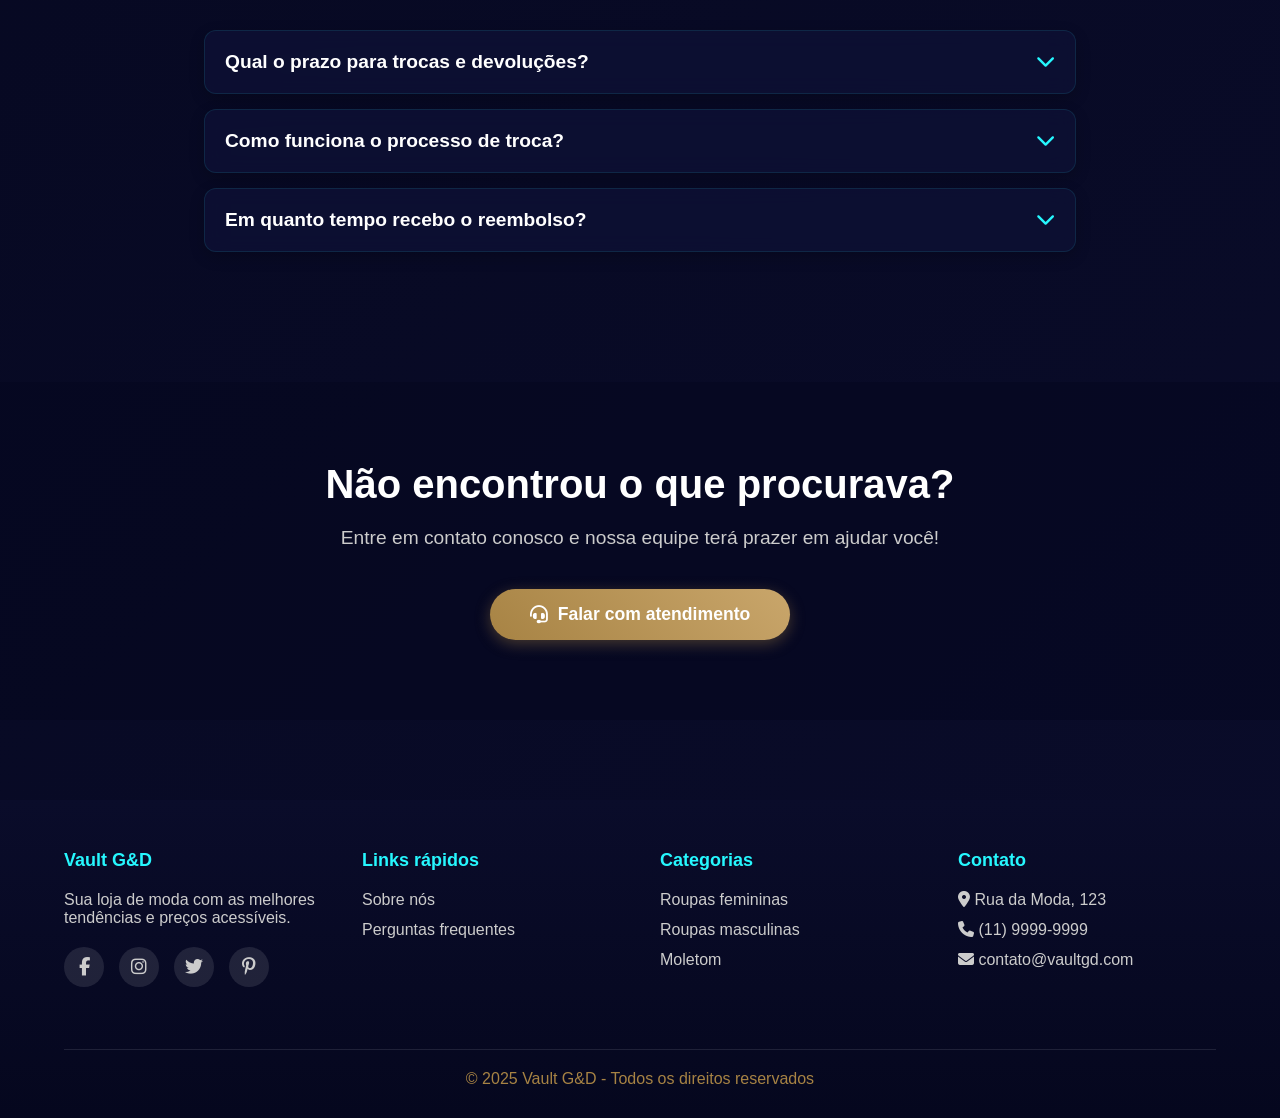
<file: FAQ.html>
<!DOCTYPE html>
<html lang="pt-br">

<head>
    <meta charset="UTF-8">
    <meta name="viewport" content="width=device-width, initial-scale=1.0">
    <title>Perguntas Frequentes | Vault G&D</title>
    <link rel="stylesheet" href="https://cdnjs.cloudflare.com/ajax/libs/font-awesome/6.4.0/css/all.min.css">
    <style>
        * {
            margin: 0;
            padding: 0;
            box-sizing: border-box;
            font-family: 'Segoe UI', Tahoma, Geneva, Verdana, sans-serif;
        }
        
        body {
            background: linear-gradient(135deg, #05071e 0%, #0a0c2a 100%);
            color: #f8f9fa;
            min-height: 100vh;
            overflow-x: hidden;
        }
        /* Efeito de partículas de fundo */
        
        .particles {
            position: fixed;
            top: 0;
            left: 0;
            width: 100%;
            height: 100%;
            z-index: -1;
            overflow: hidden;
        }
        
        .particle {
            position: absolute;
            background: rgba(38, 247, 254, 0.3);
            border-radius: 50%;
            animation: float 15s infinite linear;
        }
        
        @keyframes float {
            0% {
                transform: translateY(0) translateX(0) rotate(0deg);
                opacity: 1;
            }
            100% {
                transform: translateY(-100vh) translateX(100vw) rotate(360deg);
                opacity: 0;
            }
        }
        /* Header */
        
        .header {
            background: rgba(0, 12, 43, 0.9);
            padding: 20px 5%;
            display: flex;
            justify-content: space-between;
            align-items: center;
            box-shadow: 0 2px 15px rgba(0, 0, 0, 0.4);
            backdrop-filter: blur(10px);
            position: sticky;
            top: 0;
            z-index: 100;
        }
        
        .logo {
            display: flex;
            align-items: center;
            text-decoration: none;
            font-weight: bold;
            font-size: 1.8rem;
        }
        
        .vault-text {
            color: #26f7fe;
            text-shadow: 0 0 10px rgba(38, 247, 254, 0.5);
        }
        
        .gold-ampersand {
            background: linear-gradient(45deg, #a78344, #c9a66b);
            -webkit-background-clip: text;
            background-clip: text;
            -webkit-text-fill-color: transparent;
            margin: 0 3px;
            font-weight: bold;
            text-shadow: 0 2px 4px rgba(167, 131, 68, 0.3);
        }
        
        .gold-d {
            background: linear-gradient(45deg, #a78344, #c9a66b);
            -webkit-background-clip: text;
            background-clip: text;
            -webkit-text-fill-color: transparent;
            text-shadow: 0 2px 4px rgba(167, 131, 68, 0.3);
        }
        
        .back-btn {
            background: linear-gradient(45deg, #001f6f, #0030a0);
            color: white;
            border: none;
            padding: 10px 22px;
            border-radius: 20px;
            cursor: pointer;
            font-weight: 500;
            transition: all 0.3s;
            display: flex;
            align-items: center;
            box-shadow: 0 4px 10px rgba(0, 0, 0, 0.3);
        }
        
        .back-btn:hover {
            background: linear-gradient(45deg, #0030a0, #0040c0);
            transform: translateY(-2px);
            box-shadow: 0 6px 15px rgba(0, 0, 0, 0.4);
        }
        /* Hero Section */
        
        .hero {
            padding: 100px 5%;
            text-align: center;
            position: relative;
            overflow: hidden;
        }
        
        .hero::before {
            content: '';
            position: absolute;
            top: 0;
            left: 0;
            width: 100%;
            height: 100%;
            background: radial-gradient(circle at center, rgba(38, 247, 254, 0.1) 0%, transparent 70%);
            animation: pulse 8s infinite alternate;
        }
        
        @keyframes pulse {
            0% {
                opacity: 0.3;
                transform: scale(1);
            }
            100% {
                opacity: 0.7;
                transform: scale(1.1);
            }
        }
        
        .hero h1 {
            font-size: 3.5rem;
            margin-bottom: 20px;
            background: linear-gradient(45deg, #26f7fe, #a78344);
            -webkit-background-clip: text;
            background-clip: text;
            -webkit-text-fill-color: transparent;
            animation: textGlow 3s infinite alternate;
        }
        
        @keyframes textGlow {
            0% {
                text-shadow: 0 0 10px rgba(38, 247, 254, 0.5);
            }
            100% {
                text-shadow: 0 0 20px rgba(167, 131, 68, 0.7), 0 0 30px rgba(167, 131, 68, 0.5);
            }
        }
        
        .hero p {
            font-size: 1.2rem;
            max-width: 800px;
            margin: 0 auto;
            color: #ccc;
        }
        /* Search Section */
        
        .search-section {
            padding: 0 5% 50px;
            text-align: center;
        }
        
        .search-container {
            max-width: 600px;
            margin: 0 auto;
            position: relative;
        }
        
        .search-input {
            width: 100%;
            padding: 15px 20px;
            background: rgba(14, 17, 53, 0.8);
            border: 2px solid rgba(38, 247, 254, 0.3);
            border-radius: 30px;
            color: white;
            font-size: 1rem;
            transition: all 0.3s;
            backdrop-filter: blur(10px);
        }
        
        .search-input:focus {
            outline: none;
            border-color: #26f7fe;
            box-shadow: 0 0 15px rgba(38, 247, 254, 0.5);
        }
        
        .search-input::placeholder {
            color: rgba(255, 255, 255, 0.6);
        }
        
        .search-icon {
            position: absolute;
            right: 15px;
            top: 50%;
            transform: translateY(-50%);
            color: #26f7fe;
            font-size: 1.2rem;
        }
        /* FAQ Section */
        
        .faq-section {
            padding: 0 5% 80px;
            max-width: 1000px;
            margin: 0 auto;
        }
        
        .faq-category {
            margin-bottom: 50px;
            opacity: 0;
            transform: translateY(30px);
            transition: opacity 0.8s ease, transform 0.8s ease;
        }
        
        .faq-category.visible {
            opacity: 1;
            transform: translateY(0);
        }
        
        .category-title {
            font-size: 2rem;
            margin-bottom: 30px;
            color: #ffffff;
            position: relative;
            padding-bottom: 10px;
            display: inline-block;
        }
        
        .category-title::after {
            content: '';
            position: absolute;
            bottom: 0;
            left: 0;
            width: 100%;
            height: 3px;
            background: linear-gradient(to right, #26f7fe, #a78344);
            border-radius: 3px;
        }
        
        .accordion {
            background: rgba(14, 17, 53, 0.8);
            border-radius: 12px;
            margin-bottom: 15px;
            overflow: hidden;
            box-shadow: 0 5px 15px rgba(0, 0, 0, 0.2);
            transition: all 0.3s ease;
            backdrop-filter: blur(10px);
            border: 1px solid rgba(38, 247, 254, 0.1);
        }
        
        .accordion:hover {
            border-color: rgba(38, 247, 254, 0.3);
            box-shadow: 0 8px 20px rgba(38, 247, 254, 0.2);
        }
        
        .accordion-header {
            padding: 20px;
            cursor: pointer;
            display: flex;
            justify-content: space-between;
            align-items: center;
            transition: all 0.3s ease;
        }
        
        .accordion-header:hover {
            background: rgba(38, 247, 254, 0.05);
        }
        
        .accordion-title {
            font-size: 1.2rem;
            font-weight: 600;
            color: #ffffff;
            margin-right: 20px;
        }
        
        .accordion-icon {
            color: #26f7fe;
            font-size: 1.2rem;
            transition: all 0.3s ease;
            min-width: 20px;
            text-align: center;
        }
        
        .accordion.active .accordion-icon {
            transform: rotate(180deg);
        }
        
        .accordion-content {
            max-height: 0;
            overflow: hidden;
            transition: max-height 0.5s ease, padding 0.3s ease;
            background: rgba(5, 7, 30, 0.5);
        }
        
        .accordion.active .accordion-content {
            max-height: 500px;
        }
        
        .accordion-text {
            padding: 0 20px 20px;
            color: #ccc;
            line-height: 1.6;
        }
        
        .accordion-text p {
            margin-bottom: 15px;
        }
        
        .accordion-text ul,
        .accordion-text ol {
            padding-left: 20px;
            margin-bottom: 15px;
        }
        
        .accordion-text li {
            margin-bottom: 8px;
        }
        /* Contact Section */
        
        .contact-section {
            padding: 80px 5%;
            text-align: center;
            background: rgba(5, 7, 30, 0.5);
        }
        
        .contact-title {
            font-size: 2.5rem;
            margin-bottom: 20px;
            color: #ffffff;
        }
        
        .contact-text {
            font-size: 1.2rem;
            max-width: 800px;
            margin: 0 auto 40px;
            color: #ccc;
        }
        
        .contact-btn {
            background: linear-gradient(45deg, #a78344, #c9a66b);
            color: white;
            border: none;
            padding: 15px 40px;
            border-radius: 30px;
            font-size: 1.1rem;
            font-weight: 600;
            cursor: pointer;
            transition: all 0.3s;
            box-shadow: 0 4px 15px rgba(167, 131, 68, 0.4);
            display: inline-flex;
            align-items: center;
            gap: 10px;
        }
        
        .contact-btn:hover {
            transform: translateY(-3px);
            box-shadow: 0 6px 20px rgba(167, 131, 68, 0.6);
        }
        /* Footer */
        
        footer {
            background: linear-gradient(to bottom, #0a0c2a, #05071e);
            color: white;
            padding: 50px 5% 30px;
            margin-top: 80px;
        }
        
        .footer-content {
            display: grid;
            grid-template-columns: repeat(auto-fit, minmax(200px, 1fr));
            gap: 40px;
        }
        
        .footer-section h3 {
            margin-bottom: 20px;
            font-size: 18px;
            color: #26f7fe;
        }
        
        .footer-section p,
        .footer-section a {
            color: #ccc;
            margin-bottom: 12px;
            display: block;
            text-decoration: none;
            transition: color 0.3s;
        }
        
        .footer-section a:hover {
            color: #26f7fe;
        }
        
        .social-icons {
            display: flex;
            gap: 15px;
            margin-top: 20px;
        }
        
        .social-icons a {
            display: flex;
            align-items: center;
            justify-content: center;
            width: 40px;
            height: 40px;
            background-color: rgba(255, 255, 255, 0.1);
            border-radius: 50%;
            font-size: 18px;
            transition: all 0.3s;
        }
        
        .social-icons a:hover {
            background-color: #26f7fe;
            color: #05071e;
            transform: translateY(-3px);
        }
        
        .copyright {
            text-align: center;
            margin-top: 50px;
            padding-top: 20px;
            border-top: 1px solid rgba(255, 255, 255, 0.1);
            color: #a78344;
        }
        /* Responsividade */
        
        @media (max-width: 900px) {
            .hero h1 {
                font-size: 2.5rem;
            }
            .category-title {
                font-size: 1.8rem;
            }
        }
        
        @media (max-width: 480px) {
            .hero h1 {
                font-size: 2rem;
            }
            .category-title {
                font-size: 1.5rem;
            }
            .accordion-title {
                font-size: 1.1rem;
            }
            .contact-title {
                font-size: 2rem;
            }
        }
    </style>
</head>

<body>
    <!-- Efeito de partículas de fundo -->
    <div class="particles" id="particles"></div>

    <!-- Header -->
    <div class="header">
        <a href="index.html" class="logo">
            <span class="vault-text">Vault</span>
            <span class="gold-d">G</span>
            <span class="gold-ampersand">&</span>
            <span class="gold-d">D</span>
        </a>
        <button class="back-btn" onclick="window.location.href='index.html'">
            <i class="fas fa-arrow-left"></i> Voltar à Loja
        </button>
    </div>

    <!-- Hero Section -->
    <section class="hero">
        <h1>Perguntas Frequentes</h1>
        <p>Encontre respostas para as dúvidas mais comuns sobre nossos produtos, pedidos, entregas e muito mais.</p>
    </section>

    <!-- Search Section -->
    <section class="search-section">
        <div class="search-container">
            <input type="text" class="search-input" placeholder="Buscar perguntas...">
            <div class="search-icon">
                <i class="fas fa-search"></i>
            </div>
        </div>
    </section>

    <!-- FAQ Section -->
    <section class="faq-section">
        <!-- Categoria 1 -->
        <div class="faq-category">
            <h2 class="category-title">Produtos</h2>

            <div class="accordion">
                <div class="accordion-header">
                    <h3 class="accordion-title">Como sei qual é o meu tamanho?</h3>
                    <div class="accordion-icon">
                        <i class="fas fa-chevron-down"></i>
                    </div>
                </div>
                <div class="accordion-content">
                    <div class="accordion-text">
                        <p>Oferecemos uma tabela de medidas detalhada para cada produto em sua página. Recomendamos verificar as medidas específicas do produto e comparar com uma peça que você já possui e caia bem.</p>
                        <p>Se precisar de ajuda adicional, nossa equipe de atendimento está disponível para orientação sobre tamanhos.</p>
                    </div>
                </div>
            </div>

            <div class="accordion">
                <div class="accordion-header">
                    <h3 class="accordion-title">Os produtos são originais?</h3>
                    <div class="accordion-icon">
                        <i class="fas fa-chevron-down"></i>
                    </div>
                </div>
                <div class="accordion-content">
                    <div class="accordion-text">
                        <p>Sim, todos os produtos vendidos na Vault G&D são 100% originais e adquiridos diretamente dos fabricantes ou distribuidores autorizados.</p>
                        <p>Garantimos a autenticidade de todos os itens e oferecemos certificado de autenticidade para produtos selecionados.</p>
                    </div>
                </div>
            </div>

            <div class="accordion">
                <div class="accordion-header">
                    <h3 class="accordion-title">Como cuidar corretamente das peças?</h3>
                    <div class="accordion-icon">
                        <i class="fas fa-chevron-down"></i>
                    </div>
                </div>
                <div class="accordion-content">
                    <div class="accordion-text">
                        <p>Cada produto possui instruções específicas de cuidado em sua etiqueta. De modo geral, recomendamos:</p>
                        <ul>
                            <li>Lavar peças delicadas à mão com água fria</li>
                            <li>Não usar alvejante em peças coloridas</li>
                            <li>Passar do avesso e em temperatura baixa</li>
                            <li>Armazenar em local seco e arejado</li>
                        </ul>
                    </div>
                </div>
            </div>
        </div>

        <!-- Categoria 2 -->
        <div class="faq-category">
            <h2 class="category-title">Pedidos e Pagamentos</h2>

            <div class="accordion">
                <div class="accordion-header">
                    <h3 class="accordion-title">Quais formas de pagamento são aceitas?</h3>
                    <div class="accordion-icon">
                        <i class="fas fa-chevron-down"></i>
                    </div>
                </div>
                <div class="accordion-content">
                    <div class="accordion-text">
                        <p>Aceitamos as seguintes formas de pagamento:</p>
                        <ul>
                            <li>Cartão de crédito (em até 12x sem juros)</li>
                            <li>Cartão de débito</li>
                            <li>PIX (com 5% de desconto)</li>
                            <li>Boleto bancário</li>
                            <li>PayPal</li>
                        </ul>
                    </div>
                </div>
            </div>

            <div class="accordion">
                <div class="accordion-header">
                    <h3 class="accordion-title">Como posso rastrear meu pedido?</h3>
                    <div class="accordion-icon">
                        <i class="fas fa-chevron-down"></i>
                    </div>
                </div>
                <div class="accordion-content">
                    <div class="accordion-text">
                        <p>Após a confirmação do pagamento e postagem do pedido, você receberá um e-mail com o código de rastreamento.</p>
                        <p>Você também pode acessar sua conta em nosso site e visualizar o status do pedido na seção "Meus Pedidos".</p>
                    </div>
                </div>
            </div>

            <div class="accordion">
                <div class="accordion-header">
                    <h3 class="accordion-title">É possível alterar ou cancelar meu pedido?</h3>
                    <div class="accordion-icon">
                        <i class="fas fa-chevron-down"></i>
                    </div>
                </div>
                <div class="accordion-content">
                    <div class="accordion-text">
                        <p>Pedidos podem ser alterados ou cancelados apenas se ainda não foram aprovados e enviados para preparação.</p>
                        <p>Entre em contato conosco imediatamente através do e-mail atendimento@vaultgd.com ou via WhatsApp (11) 9999-9999 para solicitar alterações ou cancelamento.</p>
                    </div>
                </div>
            </div>
        </div>

        <!-- Categoria 3 -->
        <div class="faq-category">
            <h2 class="category-title">Entregas</h2>

            <div class="accordion">
                <div class="accordion-header">
                    <h3 class="accordion-title">Qual o prazo de entrega?</h3>
                    <div class="accordion-icon">
                        <i class="fas fa-chevron-down"></i>
                    </div>
                </div>
                <div class="accordion-content">
                    <div class="accordion-text">
                        <p>O prazo de entrega varia de acordo com sua localização:</p>
                        <ul>
                            <li>Capital e regiões metropolitanas: 3 a 7 dias úteis</li>
                            <li>Interior: 5 a 10 dias úteis</li>
                            <li>Regiões Norte e Nordeste: 7 a 14 dias úteis</li>
                        </ul>
                        <p>Estes prazos contam a partir da confirmação do pagamento.</p>
                    </div>
                </div>
            </div>

            <div class="accordion">
                <div class="accordion-header">
                    <h3 class="accordion-title">Vocês entregam para todo o Brasil?</h3>
                    <div class="accordion-icon">
                        <i class="fas fa-chevron-down"></i>
                    </div>
                </div>
                <div class="accordion-content">
                    <div class="accordion-text">
                        <p>Sim, realizamos entregas para todo o território nacional através dos Correios e transportadoras parceiras.</p>
                        <p>Frete grátis para compras acima de R$ 199,90 em todo o Brasil.</p>
                    </div>
                </div>
            </div>

            <div class="accordion">
                <div class="accordion-header">
                    <h3 class="accordion-title">E se eu não estiver em casa no momento da entrega?</h3>
                    <div class="accordion-icon">
                        <i class="fas fa-chevron-down"></i>
                    </div>
                </div>
                <div class="accordion-content">
                    <div class="accordion-text">
                        <p>Caso você não esteja no endereço no momento da entrega, o entregador fará mais duas tentativas em dias diferentes.</p>
                        <p>Após a terceira tentativa sem sucesso, o pedido será devolvido para nosso centro de distribuição. Nesse caso, entraremos em contato para reprogramar a entrega ou reembolsar o valor pago.</p>
                    </div>
                </div>
            </div>
        </div>

        <!-- Categoria 4 -->
        <div class="faq-category">
            <h2 class="category-title">Trocas e Devoluções</h2>

            <div class="accordion">
                <div class="accordion-header">
                    <h3 class="accordion-title">Qual o prazo para trocas e devoluções?</h3>
                    <div class="accordion-icon">
                        <i class="fas fa-chevron-down"></i>
                    </div>
                </div>
                <div class="accordion-content">
                    <div class="accordion-text">
                        <p>O prazo para solicitar trocas ou devoluções é de 30 dias a partir da data de recebimento do produto.</p>
                        <p>Para exercer esse direito, o produto deve estar em perfeito estado, com etiqueta original e na embalagem adequada.</p>
                    </div>
                </div>
            </div>

            <div class="accordion">
                <div class="accordion-header">
                    <h3 class="accordion-title">Como funciona o processo de troca?</h3>
                    <div class="accordion-icon">
                        <i class="fas fa-chevron-down"></i>
                    </div>
                </div>
                <div class="accordion-content">
                    <div class="accordion-text">
                        <p>O processo de troca é simples:</p>
                        <ol>
                            <li>Acesse "Minha Conta" e selecione o pedido</li>
                            <li>Selecione o item que deseja trocar e o motivo</li>
                            <li>Escolha se deseja trocar por outro produto ou receber um voucher</li>
                            <li>Imprima a etiqueta de postagem e envie o produto para nós</li>
                            <li>Após a análise, enviaremos o novo produto ou voucher</li>
                        </ol>
                    </div>
                </div>
            </div>

            <div class="accordion">
                <div class="accordion-header">
                    <h3 class="accordion-title">Em quanto tempo recebo o reembolso?</h3>
                    <div class="accordion-icon">
                        <i class="fas fa-chevron-down"></i>
                    </div>
                </div>
                <div class="accordion-content">
                    <div class="accordion-text">
                        <p>O prazo para reembolso varia de acordo com a forma de pagamento:</p>
                        <ul>
                            <li>Cartão de crédito: 1 a 2 faturas</li>
                            <li>PIX: até 3 dias úteis</li>
                            <li>Boleto: até 10 dias úteis</li>
                        </ul>
                        <p>O prazo começa a contar a partir da confirmação da devolução em nosso centro de distribuição.</p>
                    </div>
                </div>
            </div>
        </div>
    </section>

    <!-- Contact Section -->
    <section class="contact-section">
        <h2 class="contact-title">Não encontrou o que procurava?</h2>
        <p class="contact-text">Entre em contato conosco e nossa equipe terá prazer em ajudar você!</p>
        <button class="contact-btn">
            <i class="fas fa-headset"></i> Falar com atendimento
        </button>
    </section>

    <!-- Footer -->
    <footer>
        <div class="footer-content">
            <div class="footer-section">
                <h3>Vault G&D</h3>
                <p>Sua loja de moda com as melhores tendências e preços acessíveis.</p>
                <div class="social-icons">
                    <a href="#"><i class="fab fa-facebook-f"></i></a>
                    <a href="#"><i class="fab fa-instagram"></i></a>
                    <a href="#"><i class="fab fa-twitter"></i></a>
                    <a href="#"><i class="fab fa-pinterest-p"></i></a>
                </div>
            </div>

            <div class="footer-section">
                <h3>Links rápidos</h3>
                <a href="sobre-nós.html">Sobre nós</a>
                <a href="FAQ.html">Perguntas frequentes</a>
            </div>

            <div class="footer-section">
                <h3>Categorias</h3>
                <a href="index.html?category=feminino">Roupas femininas</a>
                <a href="index.html?category=masculino">Roupas masculinas</a>
                <a href="index.html?category=moletom">Moletom</a>
            </div>

            <div class="footer-section">
                <h3>Contato</h3>
                <p><i class="fas fa-map-marker-alt"></i> Rua da Moda, 123</p>
                <p><i class="fas fa-phone"></i> (11) 9999-9999</p>
                <p><i class="fas fa-envelope"></i> contato@vaultgd.com</p>
            </div>
        </div>

        <div class="copyright">
            <p>&copy; 2025 Vault G&D - Todos os direitos reservados</p>
        </div>
    </footer>

    <script>
        // Criar partículas de fundo
        function createParticles() {
            const container = document.getElementById('particles');
            const particleCount = 50;

            for (let i = 0; i < particleCount; i++) {
                const particle = document.createElement('div');
                particle.classList.add('particle');

                // Tamanho aleatório
                const size = Math.random() * 10 + 2;
                particle.style.width = `${size}px`;
                particle.style.height = `${size}px`;

                // Posição aleatória
                const posX = Math.random() * 100;
                const posY = Math.random() * 100;
                particle.style.left = `${posX}%`;
                particle.style.top = `${posY}%`;

                // Atraso aleatório na animação
                const delay = Math.random() * 15;
                particle.style.animationDelay = `${delay}s`;

                // Duração aleatória
                const duration = Math.random() * 10 + 15;
                particle.style.animationDuration = `${duration}s`;

                container.appendChild(particle);
            }
        }

        // Funcionalidade dos accordions
        function setupAccordions() {
            const accordionHeaders = document.querySelectorAll('.accordion-header');

            accordionHeaders.forEach(header => {
                header.addEventListener('click', function() {
                    const accordion = this.parentElement;
                    const content = this.nextElementSibling;

                    // Fechar outros accordions abertos
                    document.querySelectorAll('.accordion').forEach(item => {
                        if (item !== accordion && item.classList.contains('active')) {
                            item.classList.remove('active');
                            item.querySelector('.accordion-content').style.maxHeight = '0';
                        }
                    });

                    // Alternar accordion atual
                    accordion.classList.toggle('active');

                    if (accordion.classList.contains('active')) {
                        content.style.maxHeight = content.scrollHeight + 'px';
                    } else {
                        content.style.maxHeight = '0';
                    }
                });
            });
        }

        // Funcionalidade de busca
        function setupSearch() {
            const searchInput = document.querySelector('.search-input');

            searchInput.addEventListener('input', function() {
                const searchTerm = this.value.toLowerCase();
                const accordions = document.querySelectorAll('.accordion');

                accordions.forEach(accordion => {
                    const title = accordion.querySelector('.accordion-title').textContent.toLowerCase();
                    const content = accordion.querySelector('.accordion-text').textContent.toLowerCase();

                    if (title.includes(searchTerm) || content.includes(searchTerm)) {
                        accordion.style.display = 'block';

                        // Abrir accordion se contém o termo buscado
                        if (searchTerm && !accordion.classList.contains('active')) {
                            accordion.classList.add('active');
                            accordion.querySelector('.accordion-content').style.maxHeight = accordion.querySelector('.accordion-content').scrollHeight + 'px';
                        }
                    } else {
                        accordion.style.display = 'none';
                    }
                });
            });
        }

        // Animação de scroll para as categorias
        function animateOnScroll() {
            const categories = document.querySelectorAll('.faq-category');

            const observer = new IntersectionObserver((entries) => {
                entries.forEach(entry => {
                    if (entry.isIntersecting) {
                        entry.target.classList.add('visible');
                    }
                });
            }, {
                threshold: 0.1
            });

            categories.forEach(category => observer.observe(category));
        }

        // Inicializar quando a página carregar
        document.addEventListener('DOMContentLoaded', function() {
            createParticles();
            setupAccordions();
            setupSearch();
            animateOnScroll();

            // Abrir accordion específico se houver hash na URL
            if (window.location.hash) {
                const targetElement = document.querySelector(window.location.hash);
                if (targetElement && targetElement.classList.contains('accordion')) {
                    targetElement.classList.add('active');
                    targetElement.querySelector('.accordion-content').style.maxHeight = targetElement.querySelector('.accordion-content').scrollHeight + 'px';
                    targetElement.scrollIntoView({
                        behavior: 'smooth'
                    });
                }
            }
        });
    </script>
</body>

</html>
</file>
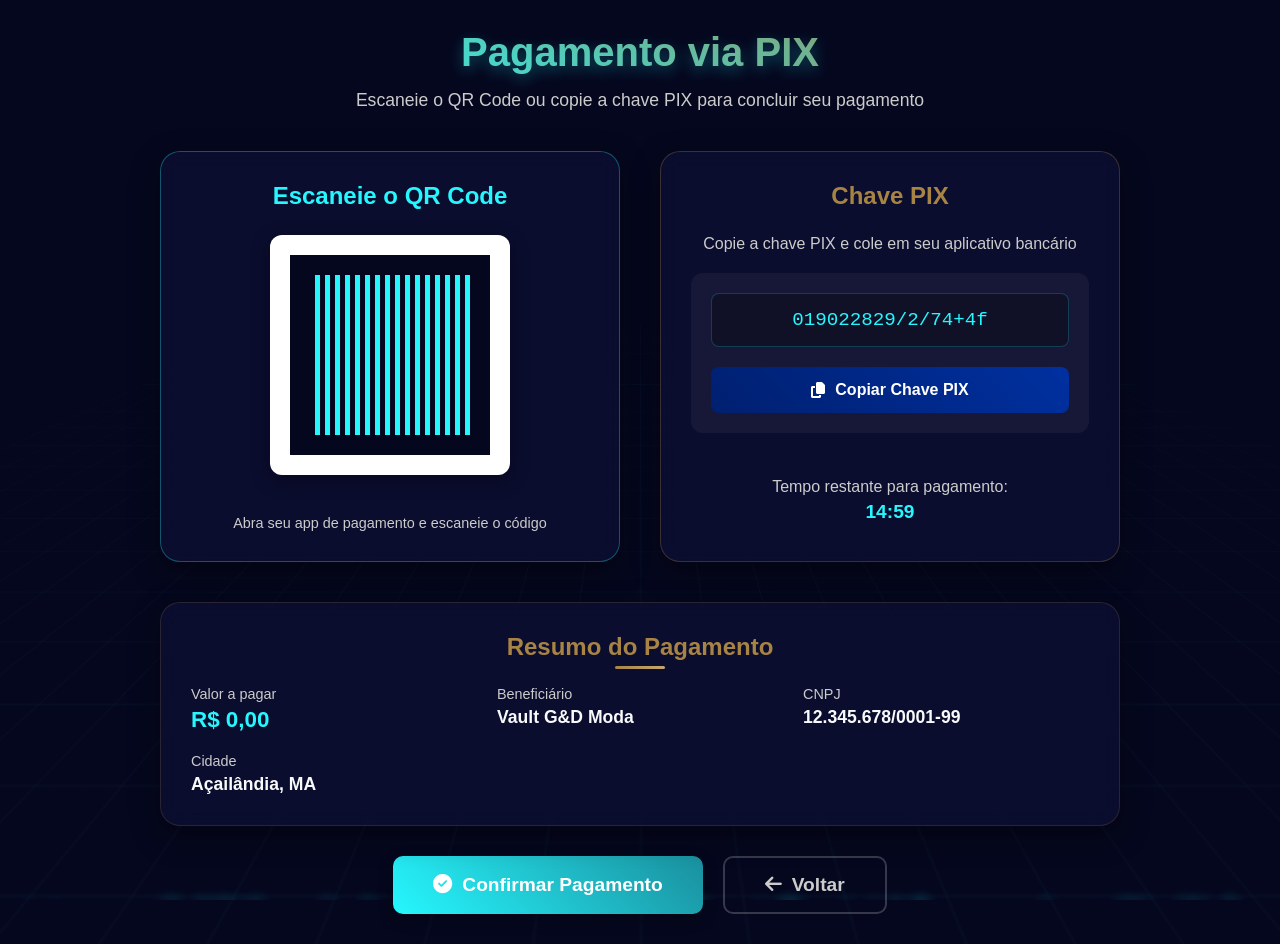
<file: pagamento-pix.html>
<!DOCTYPE html>
<html lang="pt-BR">

<head>
    <meta charset="UTF-8">
    <meta name="viewport" content="width=device-width, initial-scale=1.0">
    <title>Pagamento PIX | Vault G&D</title>
    <link rel="stylesheet" href="https://cdnjs.cloudflare.com/ajax/libs/font-awesome/6.4.0/css/all.min.css">
    <style>
        * {
            margin: 0;
            padding: 0;
            box-sizing: border-box;
            font-family: 'Segoe UI', Tahoma, Geneva, Verdana, sans-serif;
        }
        
        body {
            background-color: #05071e;
            color: #f8f9fa;
            min-height: 100vh;
            overflow-x: hidden;
            position: relative;
        }
        /* Efeito de partículas futuristas */
        
        .cyber-particles {
            position: fixed;
            top: 0;
            left: 0;
            width: 100%;
            height: 100%;
            z-index: -1;
            overflow: hidden;
        }
        
        .cyber-particle {
            position: absolute;
            background: rgba(38, 247, 254, 0.15);
            border-radius: 50%;
            animation: cyberFloat 15s infinite linear;
            box-shadow: 0 0 15px rgba(38, 247, 254, 0.4);
        }
        
        @keyframes cyberFloat {
            0% {
                transform: translateY(0) rotate(0deg);
                opacity: 0;
            }
            10% {
                opacity: 0.8;
            }
            90% {
                opacity: 0.8;
            }
            100% {
                transform: translateY(-100vh) rotate(360deg);
                opacity: 0;
            }
        }
        /* Efeito de grade digital */
        
        .digital-grid {
            position: fixed;
            top: 0;
            left: 0;
            width: 100%;
            height: 100%;
            background: linear-gradient(rgba(38, 247, 254, 0.05) 1px, transparent 1px), linear-gradient(90deg, rgba(38, 247, 254, 0.05) 1px, transparent 1px);
            background-size: 40px 40px;
            z-index: -2;
            opacity: 0.4;
            transform: perspective(500px) rotateX(60deg);
            animation: gridScan 15s infinite linear;
        }
        
        @keyframes gridScan {
            0% {
                background-position: 0 0;
            }
            100% {
                background-position: 40px 40px;
            }
        }
        /* Container principal */
        
        .pix-container {
            max-width: 1000px;
            margin: 0 auto;
            padding: 30px 20px;
            display: flex;
            flex-direction: column;
            align-items: center;
            position: relative;
            z-index: 1;
        }
        /* Header da página */
        
        .pix-header {
            text-align: center;
            margin-bottom: 40px;
            position: relative;
            width: 100%;
        }
        
        .pix-title {
            font-size: 2.5rem;
            background: linear-gradient(45deg, #26f7fe, #a78344);
            -webkit-background-clip: text;
            background-clip: text;
            -webkit-text-fill-color: transparent;
            margin-bottom: 15px;
            text-shadow: 0 5px 15px rgba(38, 247, 254, 0.3);
            animation: titlePulse 3s infinite alternate;
        }
        
        @keyframes titlePulse {
            0% {
                text-shadow: 0 5px 15px rgba(38, 247, 254, 0.3);
            }
            100% {
                text-shadow: 0 5px 25px rgba(38, 247, 254, 0.6), 0 0 30px rgba(167, 131, 68, 0.4);
            }
        }
        
        .pix-subtitle {
            color: #ccc;
            font-size: 1.1rem;
            max-width: 600px;
            margin: 0 auto;
        }
        /* Conteúdo PIX */
        
        .pix-content {
            display: grid;
            grid-template-columns: 1fr 1fr;
            gap: 40px;
            width: 100%;
            margin-bottom: 40px;
        }
        
        @media (max-width: 768px) {
            .pix-content {
                grid-template-columns: 1fr;
            }
        }
        /* QR Code Section */
        
        .qr-section {
            background: rgba(14, 17, 53, 0.7);
            border-radius: 20px;
            padding: 30px;
            box-shadow: 0 10px 30px rgba(0, 0, 0, 0.4);
            backdrop-filter: blur(10px);
            border: 1px solid rgba(38, 247, 254, 0.3);
            display: flex;
            flex-direction: column;
            align-items: center;
            position: relative;
            overflow: hidden;
        }
        
        .qr-section::before {
            content: '';
            position: absolute;
            top: 0;
            left: -100%;
            width: 100%;
            height: 100%;
            background: linear-gradient(90deg, transparent, rgba(38, 247, 254, 0.1), transparent);
            animation: shimmerLine 3s infinite;
        }
        
        .qr-title {
            font-size: 1.5rem;
            margin-bottom: 25px;
            color: #26f7fe;
            text-align: center;
        }
        
        .qr-code-container {
            background: white;
            padding: 20px;
            border-radius: 12px;
            box-shadow: 0 5px 20px rgba(0, 0, 0, 0.3);
            margin-bottom: 25px;
            position: relative;
            overflow: hidden;
            transition: transform 0.3s, box-shadow 0.3s;
        }
        
        .qr-code-container:hover {
            transform: translateY(-5px);
            box-shadow: 0 10px 25px rgba(38, 247, 254, 0.4);
        }
        
        .qr-code {
            width: 200px;
            height: 200px;
            background: #05071e;
            display: flex;
            align-items: center;
            justify-content: center;
            position: relative;
        }
        
        .qr-code::before {
            content: '';
            position: absolute;
            width: 90%;
            height: 90%;
            background: linear-gradient(90deg, transparent 48%, #26f7fe 50%, transparent 52%), linear-gradient(transparent 48%, #26f7fe 50%, transparent 52%);
            background-size: 10px 10px;
            opacity: 0.2;
        }
        
        .qr-code-inner {
            width: 80%;
            height: 80%;
            background: repeating-linear-gradient(90deg, #05071e 0px, #05071e 5px, #26f7fe 5px, #26f7fe 10px), repeating-linear-gradient(180deg, #05071e 0px, #05071e 5px, #26f7fe 5px, #26f7fe 10px);
            position: relative;
        }
        
        .qr-scan-text {
            color: #ccc;
            font-size: 0.9rem;
            text-align: center;
            margin-top: 15px;
        }
        /* Chave PIX Section */
        
        .key-section {
            background: rgba(14, 17, 53, 0.7);
            border-radius: 20px;
            padding: 30px;
            box-shadow: 0 10px 30px rgba(0, 0, 0, 0.4);
            backdrop-filter: blur(10px);
            border: 1px solid rgba(167, 131, 68, 0.3);
            display: flex;
            flex-direction: column;
        }
        
        .key-title {
            font-size: 1.5rem;
            margin-bottom: 25px;
            color: #a78344;
            text-align: center;
        }
        
        .key-description {
            color: #ccc;
            margin-bottom: 20px;
            text-align: center;
        }
        
        .pix-key-container {
            background: rgba(255, 255, 255, 0.05);
            border-radius: 12px;
            padding: 20px;
            margin-bottom: 25px;
            position: relative;
            overflow: hidden;
        }
        
        .pix-key {
            font-family: monospace;
            font-size: 1.2rem;
            color: #26f7fe;
            text-align: center;
            word-break: break-all;
            margin-bottom: 20px;
            padding: 15px;
            background: rgba(0, 0, 0, 0.3);
            border-radius: 8px;
            border: 1px solid rgba(38, 247, 254, 0.2);
        }
        
        .copy-btn {
            width: 100%;
            padding: 14px;
            background: linear-gradient(45deg, #001f6f, #0030a0);
            color: white;
            border: none;
            border-radius: 8px;
            font-size: 1rem;
            font-weight: 600;
            cursor: pointer;
            transition: all 0.3s;
            display: flex;
            align-items: center;
            justify-content: center;
            gap: 10px;
        }
        
        .copy-btn:hover {
            background: linear-gradient(45deg, #0030a0, #0040c0);
            transform: translateY(-2px);
            box-shadow: 0 5px 15px rgba(0, 31, 111, 0.4);
        }
        
        .copy-btn.copied {
            background: linear-gradient(45deg, #2ecc71, #27ae60);
        }
        /* Informações de pagamento */
        
        .payment-info {
            background: rgba(14, 17, 53, 0.7);
            border-radius: 20px;
            padding: 30px;
            box-shadow: 0 10px 30px rgba(0, 0, 0, 0.4);
            backdrop-filter: blur(10px);
            border: 1px solid rgba(167, 131, 68, 0.2);
            width: 100%;
            margin-bottom: 30px;
        }
        
        .info-title {
            font-size: 1.5rem;
            margin-bottom: 25px;
            color: #a78344;
            text-align: center;
            position: relative;
        }
        
        .info-title::after {
            content: '';
            position: absolute;
            bottom: -8px;
            left: 50%;
            transform: translateX(-50%);
            width: 50px;
            height: 3px;
            background: linear-gradient(45deg, #a78344, #c9a66b);
            border-radius: 3px;
        }
        
        .info-grid {
            display: grid;
            grid-template-columns: repeat(auto-fit, minmax(250px, 1fr));
            gap: 20px;
        }
        
        .info-item {
            display: flex;
            flex-direction: column;
        }
        
        .info-label {
            color: #ccc;
            font-size: 0.9rem;
            margin-bottom: 5px;
        }
        
        .info-value {
            color: #f8f9fa;
            font-weight: 600;
            font-size: 1.1rem;
        }
        
        .info-value.amount {
            color: #26f7fe;
            font-size: 1.4rem;
            font-weight: 700;
        }
        /* Botões de ação */
        
        .action-buttons {
            display: flex;
            gap: 20px;
            width: 100%;
            flex-wrap: wrap;
            justify-content: center;
        }
        
        .confirm-btn {
            padding: 16px 40px;
            background: linear-gradient(45deg, #26f7fe, #1a8f9e);
            color: white;
            border: none;
            border-radius: 10px;
            font-size: 1.2rem;
            font-weight: bold;
            cursor: pointer;
            transition: all 0.3s;
            display: flex;
            align-items: center;
            gap: 10px;
            box-shadow: 0 5px 15px rgba(0, 0, 0, 0.3);
        }
        
        .confirm-btn:hover {
            background: linear-gradient(45deg, #1a8f9e, #26f7fe);
            transform: translateY(-3px);
            box-shadow: 0 8px 20px rgba(38, 247, 254, 0.5);
        }
        
        .back-btn {
            padding: 16px 40px;
            background: transparent;
            color: #ccc;
            border: 2px solid rgba(255, 255, 255, 0.2);
            border-radius: 10px;
            font-size: 1.2rem;
            font-weight: bold;
            cursor: pointer;
            transition: all 0.3s;
            display: flex;
            align-items: center;
            gap: 10px;
        }
        
        .back-btn:hover {
            background: rgba(255, 255, 255, 0.1);
            color: #26f7fe;
            border-color: #26f7fe;
            transform: translateY(-3px);
            box-shadow: 0 5px 15px rgba(38, 247, 254, 0.2);
        }
        /* Contador regressivo */
        
        .countdown {
            margin-top: 20px;
            text-align: center;
            color: #ccc;
        }
        
        .countdown-text {
            margin-bottom: 5px;
        }
        
        .countdown-timer {
            font-size: 1.2rem;
            color: #26f7fe;
            font-weight: bold;
        }
        /* Animações de sucesso */
        
        @keyframes successPulse {
            0% {
                transform: scale(1);
            }
            50% {
                transform: scale(1.05);
            }
            100% {
                transform: scale(1);
            }
        }
        
        .success-animation {
            animation: successPulse 2s infinite;
        }
    </style>
</head>

<body>
    <!-- Efeitos de fundo futuristas -->
    <div class="digital-grid"></div>
    <div class="cyber-particles" id="cyberParticles"></div>

    <div class="pix-container">
        <div class="pix-header">
            <h1 class="pix-title">Pagamento via PIX</h1>
            <p class="pix-subtitle">Escaneie o QR Code ou copie a chave PIX para concluir seu pagamento</p>
        </div>

        <div class="pix-content">
            <!-- QR Code Section -->
            <div class="qr-section">
                <h2 class="qr-title">Escaneie o QR Code</h2>
                <div class="qr-code-container">
                    <div class="qr-code">
                        <div class="qr-code-inner"></div>
                    </div>
                </div>
                <p class="qr-scan-text">Abra seu app de pagamento e escaneie o código</p>
            </div>

            <!-- Chave PIX Section -->
            <div class="key-section">
                <h2 class="key-title">Chave PIX</h2>
                <p class="key-description">Copie a chave PIX e cole em seu aplicativo bancário</p>

                <div class="pix-key-container">
                    <div class="pix-key" id="pixKey">019022829/2/74+4f</div>
                    <button class="copy-btn" id="copyButton">
                        <i class="fas fa-copy"></i> Copiar Chave PIX
                    </button>
                </div>

                <div class="countdown">
                    <p class="countdown-text">Tempo restante para pagamento:</p>
                    <p class="countdown-timer" id="countdown">15:00</p>
                </div>
            </div>
        </div>

        <!-- Informações do pagamento -->
        <div class="payment-info">
            <h2 class="info-title">Resumo do Pagamento</h2>
            <div class="info-grid">
                <div class="info-item">
                    <span class="info-label">Valor a pagar</span>
                    <span class="info-value amount" id="paymentAmount">R$ 0,00</span>
                </div>
                <div class="info-item">
                    <span class="info-label">Beneficiário</span>
                    <span class="info-value">Vault G&D Moda</span>
                </div>
                <div class="info-item">
                    <span class="info-label">CNPJ</span>
                    <span class="info-value">12.345.678/0001-99</span>
                </div>
                <div class="info-item">
                    <span class="info-label">Cidade</span>
                    <span class="info-value">Açailândia, MA</span>
                </div>
            </div>
        </div>

        <!-- Botões de ação -->
        <div class="action-buttons">
            <button class="confirm-btn" id="confirmPayment">
                <i class="fas fa-check-circle"></i> Confirmar Pagamento
            </button>
            <button class="back-btn" onclick="window.history.back()">
                <i class="fas fa-arrow-left"></i> Voltar
            </button>
        </div>
    </div>

    <script>
        // Partículas futuristas
        const particlesContainer = document.getElementById('cyberParticles');
        for (let i = 0; i < 50; i++) {
            const p = document.createElement('div');
            p.classList.add('cyber-particle');
            const size = Math.random() * 10 + 2;
            p.style.width = size + 'px';
            p.style.height = size + 'px';
            p.style.left = Math.random() * 100 + '%';
            p.style.top = '100%';
            p.style.animationDuration = (Math.random() * 10 + 10) + 's';
            p.style.animationDelay = (Math.random() * 5) + 's';
            particlesContainer.appendChild(p);
        }

        // Contador regressivo
        let timeLeft = 15 * 60; // 15 minutos em segundos
        const countdownElement = document.getElementById('countdown');

        function updateCountdown() {
            const minutes = Math.floor(timeLeft / 60);
            const seconds = timeLeft % 60;
            countdownElement.textContent = `${minutes.toString().padStart(2, '0')}:${seconds.toString().padStart(2, '0')}`;

            if (timeLeft > 0) {
                timeLeft--;
                setTimeout(updateCountdown, 1000);
            } else {
                countdownElement.textContent = "Tempo esgotado!";
                countdownElement.style.color = "#e74c3c";
            }
        }

        // Botão de copiar chave PIX
        document.getElementById('copyButton').addEventListener('click', function() {
            const pixKey = document.getElementById('pixKey').textContent;
            navigator.clipboard.writeText(pixKey).then(() => {
                this.innerHTML = '<i class="fas fa-check"></i> Chave Copiada!';
                this.classList.add('copied');

                setTimeout(() => {
                    this.innerHTML = '<i class="fas fa-copy"></i> Copiar Chave PIX';
                    this.classList.remove('copied');
                }, 2000);
            });
        });

        // Botão de confirmar pagamento
        document.getElementById('confirmPayment').addEventListener('click', function() {
            this.innerHTML = '<i class="fas fa-spinner fa-spin"></i> Processando...';
            this.disabled = true;

            // Simulação de processamento
            setTimeout(() => {
                alert('Pagamento confirmado com sucesso! Obrigado por sua compra.');
                // Redirecionar para página de confirmação
                // window.location.href = 'confirmacao.html';
            }, 2000);
        });

        // Carregar valor do carrinho
        function loadPaymentData() {
            const cart = JSON.parse(localStorage.getItem('cart')) || [];
            let total = 0;

            cart.forEach(item => {
                const priceValue = parseFloat(item.price.replace('R$ ', '').replace(',', '.'));
                total += priceValue * item.quantity;
            });

            // Adicionar frete
            const frete = total > 0 ? 15 : 0;
            total += frete;

            document.getElementById('paymentAmount').textContent = `R$ ${total.toFixed(2).replace('.', ',')}`;
        }

        // Inicializar
        document.addEventListener('DOMContentLoaded', function() {
            updateCountdown();
            loadPaymentData();
        });
    </script>
</body>

</html>
</file>
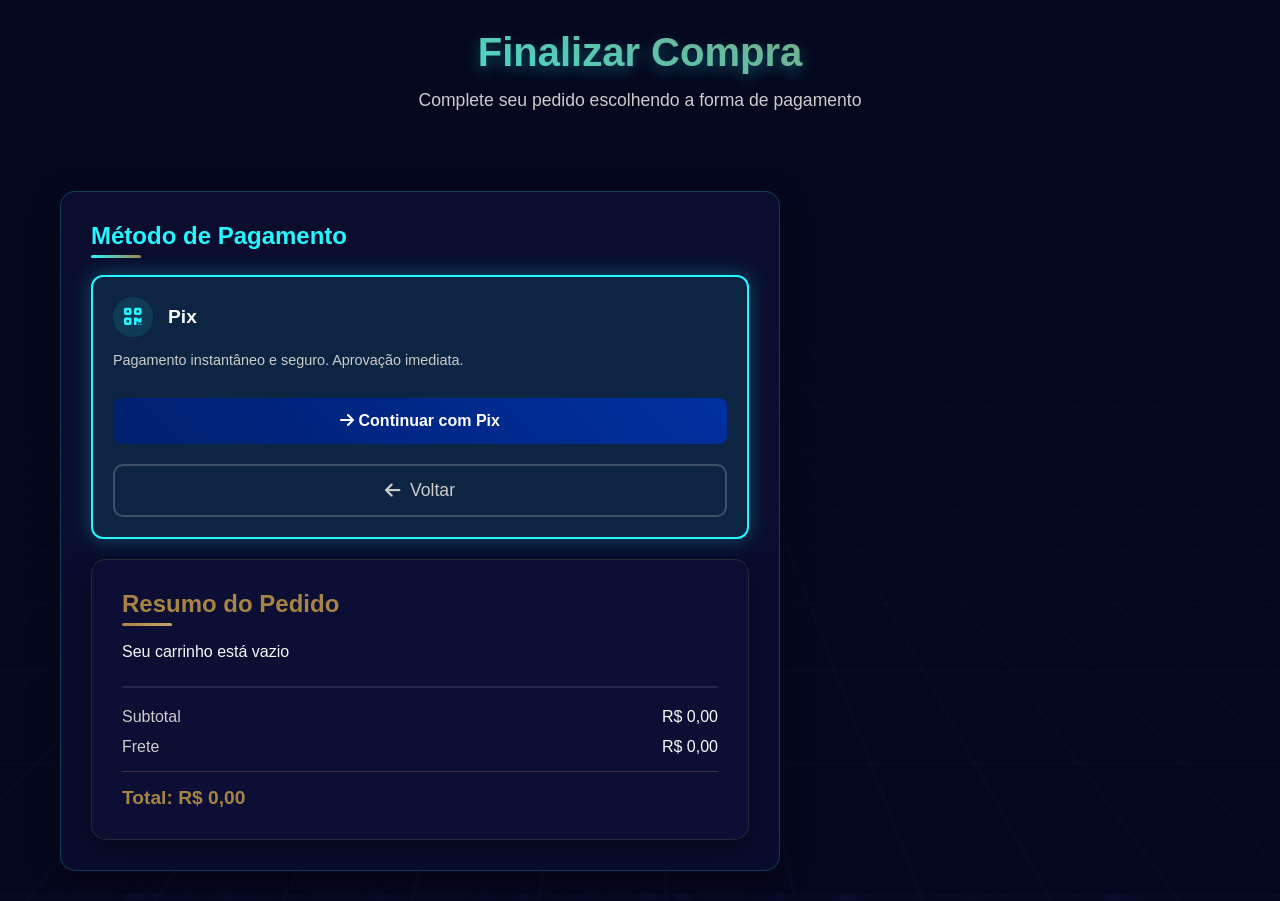
<file: pagamento.html>
<!DOCTYPE html>
<html lang="pt-BR">

<head>
    <meta charset="UTF-8">
    <meta name="viewport" content="width=device-width, initial-scale=1.0">
    <title>Pagamento | Vault G&D</title>
    <link rel="stylesheet" href="https://cdnjs.cloudflare.com/ajax/libs/font-awesome/6.4.0/css/all.min.css">
    <style>
        * {
            margin: 0;
            padding: 0;
            box-sizing: border-box;
            font-family: 'Segoe UI', Tahoma, Geneva, Verdana, sans-serif;
        }
        
        body {
            background-color: #05071e;
            color: #f8f9fa;
            min-height: 100vh;
            overflow-x: hidden;
            position: relative;
        }
        /* Efeito de partículas holográficas */
        
        .holographic-particles {
            position: fixed;
            top: 0;
            left: 0;
            width: 100%;
            height: 100%;
            z-index: -1;
            overflow: hidden;
        }
        
        .h-particle {
            position: absolute;
            background: rgba(92, 107, 192, 0.15);
            border-radius: 50%;
            animation: hologramFloat 20s infinite linear;
            box-shadow: 0 0 15px rgba(92, 107, 192, 0.3);
        }
        
        @keyframes hologramFloat {
            0% {
                transform: translateY(0) rotate(0deg);
                opacity: 0;
            }
            10% {
                opacity: 0.7;
            }
            90% {
                opacity: 0.7;
            }
            100% {
                transform: translateY(-100vh) rotate(360deg);
                opacity: 0;
            }
        }
        /* Efeito de grade holográfica */
        
        .holographic-grid {
            position: fixed;
            top: 0;
            left: 0;
            width: 100%;
            height: 100%;
            background: linear-gradient(rgba(92, 107, 192, 0.1) 1px, transparent 1px), linear-gradient(90deg, rgba(92, 107, 192, 0.1) 1px, transparent 1px);
            background-size: 50px 50px;
            z-index: -2;
            opacity: 0.3;
            transform: perspective(500px) rotateX(60deg);
            animation: gridMove 20s infinite linear;
        }
        
        @keyframes gridMove {
            0% {
                background-position: 0 0;
            }
            100% {
                background-position: 50px 50px;
            }
        }
        /* Container principal */
        
        .payment-container {
            max-width: 1200px;
            margin: 0 auto;
            padding: 30px 20px;
            display: grid;
            grid-template-columns: 1fr 400px;
            gap: 40px;
            position: relative;
            z-index: 1;
        }
        /* Header da página */
        
        .payment-header {
            grid-column: 1 / -1;
            text-align: center;
            margin-bottom: 40px;
            position: relative;
        }
        
        .payment-title {
            font-size: 2.5rem;
            background: linear-gradient(45deg, #26f7fe, #a78344);
            -webkit-background-clip: text;
            background-clip: text;
            -webkit-text-fill-color: transparent;
            margin-bottom: 15px;
            text-shadow: 0 5px 15px rgba(38, 247, 254, 0.3);
            animation: titleGlow 3s infinite alternate;
        }
        
        @keyframes titleGlow {
            0% {
                text-shadow: 0 5px 15px rgba(38, 247, 254, 0.3);
            }
            100% {
                text-shadow: 0 5px 25px rgba(38, 247, 254, 0.6), 0 0 30px rgba(167, 131, 68, 0.4);
            }
        }
        
        .payment-subtitle {
            color: #ccc;
            font-size: 1.1rem;
            max-width: 600px;
            margin: 0 auto;
        }
        /* Seção de métodos de pagamento */
        
        .payment-methods {
            background: rgba(14, 17, 53, 0.7);
            border-radius: 15px;
            padding: 30px;
            box-shadow: 0 10px 30px rgba(0, 0, 0, 0.4);
            backdrop-filter: blur(10px);
            border: 1px solid rgba(38, 247, 254, 0.2);
            position: relative;
            overflow: hidden;
        }
        
        .payment-methods::before {
            content: '';
            position: absolute;
            top: 0;
            left: -100%;
            width: 100%;
            height: 100%;
            background: linear-gradient(90deg, transparent, rgba(38, 247, 254, 0.1), transparent);
            animation: shimmerLine 3s infinite;
        }
        
        @keyframes shimmerLine {
            0% {
                left: -100%;
            }
            100% {
                left: 100%;
            }
        }
        
        .section-title {
            font-size: 1.5rem;
            margin-bottom: 25px;
            color: #26f7fe;
            position: relative;
            display: inline-block;
        }
        
        .section-title::after {
            content: '';
            position: absolute;
            bottom: -8px;
            left: 0;
            width: 50px;
            height: 3px;
            background: linear-gradient(45deg, #26f7fe, #a78344);
            border-radius: 3px;
        }
        
        .method-option {
            background: rgba(255, 255, 255, 0.05);
            border: 2px solid transparent;
            border-radius: 12px;
            padding: 20px;
            margin-bottom: 20px;
            cursor: pointer;
            transition: all 0.3s ease;
            position: relative;
            overflow: hidden;
        }
        
        .method-option:hover {
            transform: translateY(-5px);
            border-color: rgba(38, 247, 254, 0.5);
            box-shadow: 0 10px 20px rgba(0, 0, 0, 0.3);
        }
        
        .method-option.selected {
            border-color: #26f7fe;
            background: rgba(38, 247, 254, 0.1);
            box-shadow: 0 0 20px rgba(38, 247, 254, 0.3);
        }
        
        .method-header {
            display: flex;
            align-items: center;
            margin-bottom: 15px;
        }
        
        .method-icon {
            width: 40px;
            height: 40px;
            background: rgba(38, 247, 254, 0.1);
            border-radius: 50%;
            display: flex;
            align-items: center;
            justify-content: center;
            margin-right: 15px;
            font-size: 20px;
            color: #26f7fe;
        }
        
        .method-name {
            font-size: 1.2rem;
            font-weight: 600;
        }
        
        .method-description {
            color: #ccc;
            font-size: 0.9rem;
            margin-bottom: 15px;
        }
        
        .continue-btn {
            width: 100%;
            padding: 14px;
            background: linear-gradient(45deg, #001f6f, #0030a0);
            color: white;
            border: none;
            border-radius: 8px;
            font-size: 1rem;
            font-weight: 600;
            cursor: pointer;
            transition: all 0.3s;
            margin-top: 15px;
            opacity: 0;
            transform: translateY(10px);
            transition: all 0.3s ease;
        }
        
        .method-option.selected .continue-btn {
            opacity: 1;
            transform: translateY(0);
        }
        
        .continue-btn:hover {
            background: linear-gradient(45deg, #0030a0, #0040c0);
            transform: translateY(-2px);
        }
        /* Resumo do pedido */
        
        .order-summary {
            background: rgba(14, 17, 53, 0.7);
            border-radius: 15px;
            padding: 30px;
            box-shadow: 0 10px 30px rgba(0, 0, 0, 0.4);
            backdrop-filter: blur(10px);
            border: 1px solid rgba(167, 131, 68, 0.2);
            align-self: start;
            position: sticky;
            top: 30px;
        }
        
        .summary-title {
            font-size: 1.5rem;
            margin-bottom: 25px;
            color: #a78344;
            position: relative;
            display: inline-block;
        }
        
        .summary-title::after {
            content: '';
            position: absolute;
            bottom: -8px;
            left: 0;
            width: 50px;
            height: 3px;
            background: linear-gradient(45deg, #a78344, #c9a66b);
            border-radius: 3px;
        }
        
        .summary-items {
            margin-bottom: 25px;
            max-height: 300px;
            overflow-y: auto;
        }
        
        .summary-item {
            display: flex;
            margin-bottom: 15px;
            padding-bottom: 15px;
            border-bottom: 1px solid rgba(255, 255, 255, 0.1);
        }
        
        .item-image {
            width: 60px;
            height: 60px;
            object-fit: cover;
            border-radius: 8px;
            margin-right: 15px;
        }
        
        .item-details {
            flex: 1;
        }
        
        .item-name {
            font-size: 0.9rem;
            margin-bottom: 5px;
            color: #f8f9fa;
        }
        
        .item-price {
            color: #26f7fe;
            font-weight: 600;
        }
        
        .item-quantity {
            color: #ccc;
            font-size: 0.9rem;
        }
        
        .summary-totals {
            border-top: 2px solid rgba(255, 255, 255, 0.1);
            padding-top: 20px;
        }
        
        .total-row {
            display: flex;
            justify-content: space-between;
            margin-bottom: 12px;
        }
        
        .total-label {
            color: #ccc;
        }
        
        .total-value {
            color: #f8f9fa;
            font-weight: 500;
        }
        
        .grand-total {
            font-size: 1.2rem;
            font-weight: 700;
            color: #a78344;
            margin-top: 15px;
            padding-top: 15px;
            border-top: 1px solid rgba(167, 131, 68, 0.3);
        }
        /* Botão de voltar */
        
        .back-btn {
            display: flex;
            align-items: center;
            justify-content: center;
            width: 100%;
            padding: 14px;
            background: transparent;
            color: #ccc;
            border: 2px solid rgba(255, 255, 255, 0.2);
            border-radius: 10px;
            font-size: 1.1rem;
            cursor: pointer;
            transition: all 0.3s;
            margin-top: 20px;
        }
        
        .back-btn:hover {
            background: rgba(255, 255, 255, 0.1);
            color: #26f7fe;
            border-color: #26f7fe;
            transform: translateY(-2px);
            box-shadow: 0 5px 15px rgba(38, 247, 254, 0.2);
        }
        
        .back-btn i {
            margin-right: 10px;
        }
        /* Responsividade */
        
        @media (max-width: 900px) {
            .payment-container {
                grid-template-columns: 1fr;
            }
            .order-summary {
                position: relative;
                top: 0;
            }
        }
        
        @media (max-width: 480px) {
            .payment-title {
                font-size: 2rem;
            }
            .payment-methods,
            .order-summary {
                padding: 20px;
            }
        }
    </style>
</head>

<body>
    <!-- Efeitos de fundo -->
    <div class="holographic-grid"></div>
    <div class="holographic-particles" id="holographicParticles"></div>

    <div class="payment-container">
        <div class="payment-header">
            <h1 class="payment-title">Finalizar Compra</h1>
            <p class="payment-subtitle">Complete seu pedido escolhendo a forma de pagamento</p>
        </div>

        <div class="payment-methods">
            <h2 class="section-title">Método de Pagamento</h2>

            <div class="method-option selected" data-method="pix">
                <div class="method-header">
                    <div class="method-icon">
                        <i class="fas fa-qrcode"></i>
                    </div>
                    <h3 class="method-name">Pix</h3>
                </div>
                <p class="method-description">Pagamento instantâneo e seguro. Aprovação imediata.</p>
                <button class="continue-btn" onclick="processarPagamentoPix()">
                    <i class="fas fa-arrow-right"></i> Continuar com Pix
                </button>

            <button class="back-btn" onclick="window.history.back()">
                <i class="fas fa-arrow-left"></i> Voltar
            </button>
        </div>

        <!-- Resumo do Pedido -->
        <div class="order-summary">
            <h2 class="summary-title">Resumo do Pedido</h2>
            <div class="summary-items" id="summaryItems">
                <!-- Os itens do carrinho serão inseridos via JS -->
            </div>
            <div class="summary-totals">
                <div class="total-row">
                    <span class="total-label">Subtotal</span>
                    <span class="total-value" id="subtotal">R$ 0,00</span>
                </div>
                <div class="total-row">
                    <span class="total-label">Frete</span>
                    <span class="total-value" id="frete">R$ 0,00</span>
                </div>
                <div class="grand-total">
                    Total: <span id="grandTotal">R$ 0,00</span>
                </div>
            </div>
        </div>
    </div>

    <script>
        // Partículas holográficas dinâmicas
        const container = document.getElementById('holographicParticles');
        for (let i = 0; i < 40; i++) {
            const p = document.createElement('div');
            p.classList.add('h-particle');
            const size = Math.random() * 8 + 4;
            p.style.width = size + 'px';
            p.style.height = size + 'px';
            p.style.left = Math.random() * 100 + '%';
            p.style.top = '100%';
            p.style.animationDuration = (Math.random() * 15 + 10) + 's';
            container.appendChild(p);
        }

        // Preencher resumo do pedido com dados do localStorage (do carrinho)
        const summaryItems = document.getElementById('summaryItems');
        const cart = JSON.parse(localStorage.getItem('cart')) || [];
        let subtotal = 0;

        if (cart.length === 0) {
            summaryItems.innerHTML = '<p class="empty-cart-message">Seu carrinho está vazio</p>';
        } else {
            cart.forEach(item => {
                const div = document.createElement('div');
                div.classList.add('summary-item');

                // Extrair o valor numérico do preço
                const priceValue = parseFloat(item.price.replace('R$ ', '').replace(',', '.'));
                const itemTotal = priceValue * item.quantity;
                subtotal += itemTotal;

                div.innerHTML = `
                    <img class="item-image" src="${item.image}" alt="${item.name}">
                    <div class="item-details">
                        <p class="item-name">${item.name}</p>
                        <p class="item-quantity">Qtd: ${item.quantity}</p>
                        <p class="item-price">R$ ${itemTotal.toFixed(2).replace('.', ',')}</p>
                    </div>
                `;
                summaryItems.appendChild(div);
            });
        }

        document.getElementById('subtotal').textContent = 'R$ ' + subtotal.toFixed(2).replace('.', ',');
        const frete = subtotal > 0 ? 15 : 0;
        document.getElementById('frete').textContent = 'R$ ' + frete.toFixed(2).replace('.', ',');
        document.getElementById('grandTotal').textContent = 'R$ ' + (subtotal + frete).toFixed(2).replace('.', ',');
    </script>

    <script>
        function processarPagamentoPix() {
    console.log('🔄 Redirecionando para página PIX...');
    
    // Verificação rápida se o usuário está logado
    const user = firebase.auth().currentUser;
    if (!user) {
        alert('Por favor, faça login primeiro!');
        window.location.href = 'login.html';
        return;
    }
    
    // Verificação rápida se o carrinho tem itens
    const cart = JSON.parse(localStorage.getItem('cart')) || [];
    if (cart.length === 0) {
        alert('Seu carrinho está vazio!');
        return;
    }
    
    // REDIRECIONAMENTO DIRETO para a página PIX
    a
}

            try {
                // Mostrar loading
                const botao = event.target;
                const textoOriginal = botao.innerHTML;
                botao.innerHTML = '<i class="fas fa-spinner fa-spin"></i> Processando...';
                botao.disabled = true;

                // Calcular totais
                let subtotal = 0;
                cart.forEach(item => {
                    const price = parseFloat(item.price.replace('R$ ', '').replace(',', '.'));
                    subtotal += price * item.quantity;
                });
                const frete = 15.00;
                const total = subtotal + frete;

                // Criar objeto do pedido
                const pedido = {
                    userId: user.uid,
                    userEmail: user.email,
                    userName: user.displayName || 'Cliente',
                    numeroPedido: 'VG' + Date.now(),
                    data: firebase.firestore.FieldValue.serverTimestamp(),
                    status: 'pago',
                    formaPagamento: 'pix',
                    itens: cart,
                    subtotal: subtotal,
                    frete: frete,
                    total: total,
                    endereco: {
                        rua: 'Av. Paulista, 1000',
                        cidade: 'São Paulo',
                        estado: 'SP',
                        cep: '01310-100'
                    }
                };

                console.log('📦 Salvando pedido no Firebase...', pedido);

                // Salvar no Firebase
                const docRef = await firebase.firestore().collection('pedidos').add(pedido);

                console.log('✅ Pedido salvo com ID:', docRef.id);

                // Limpar carrinho
                localStorage.removeItem('cart');
                console.log('🛒 Carrinho limpo!');

                // Redirecionar para confirmação
                console.log('🔀 Redirecionando para confirmação...');
                window.location.href = `confirmação.html?pedidoId=${docRef.id}`;

            } catch (error) {
                console.error('❌ Erro ao processar pagamento:', error);
                alert('Erro ao processar pedido: ' + error.message);

                // Restaurar botão
                botao.innerHTML = textoOriginal;
                botao.disabled = false;
            }

    </script>

    <script>
        // ==================== CARREGAR DADOS REAIS DO PEDIDO ====================
        async function loadOrderData() {
            try {
                // Pegar ID do pedido da URL
                const urlParams = new URLSearchParams(window.location.search);
                const pedidoId = urlParams.get('pedidoId');

                if (!pedidoId) {
                    console.log('Nenhum ID de pedido encontrado na URL');
                    return;
                }

                // Buscar pedido no Firebase
                const doc = await firebase.firestore()
                    .collection('pedidos')
                    .doc(pedidoId)
                    .get();

                if (doc.exists) {
                    const pedido = doc.data();
                    console.log('📦 Pedido encontrado:', pedido);

                    // Atualizar informações na página
                    document.querySelector('.order-info p:nth-child(1)').innerHTML =
                        `<strong>Número do pedido:</strong> ${pedido.numeroPedido}`;

                    // Formatar data
                    const data = pedido.data.toDate();
                    const dataFormatada = data.toLocaleDateString('pt-BR');
                    document.querySelector('.order-info p:nth-child(2)').innerHTML =
                        `<strong>Data da compra:</strong> ${dataFormatada}`;

                    // Calcular previsão de entrega (7 dias úteis)
                    const previsao = new Date(data);
                    previsao.setDate(previsao.getDate() + 7);
                    const previsaoFormatada = previsao.toLocaleDateString('pt-BR');
                    document.querySelector('.order-info p:nth-child(3)').innerHTML =
                        `<strong>Previsão de entrega:</strong> ${previsaoFormatada}`;

                    // Atualizar resumo da compra
                    document.querySelector('.detail-item:nth-child(1) p').textContent =
                        `R$ ${pedido.total.toFixed(2)}`;
                    document.querySelector('.detail-item:nth-child(2) p').textContent =
                        pedido.formaPagamento === 'pix' ? 'PIX' : 'Cartão de Crédito';

                    if (pedido.formaPagamento === 'cartao') {
                        document.querySelector('.detail-item:nth-child(3) p').textContent =
                            `${pedido.dadosPagamento.parcelas}x de R$ ${(pedido.total / pedido.dadosPagamento.parcelas).toFixed(2)}`;
                    } else {
                        document.querySelector('.detail-item:nth-child(3) p').textContent = 'À vista';
                    }

                    document.querySelector('.detail-item:nth-child(4) p').textContent =
                        `${pedido.endereco.rua}, ${pedido.endereco.cidade}/${pedido.endereco.estado}`;

                } else {
                    console.log('Pedido não encontrado no Firebase');
                }

            } catch (error) {
                console.error('Erro ao carregar dados do pedido:', error);
            }
        }

        // Carregar dados do pedido quando a página carregar
        window.addEventListener('load', loadOrderData);
    </script>
</body>

</html>
</file>
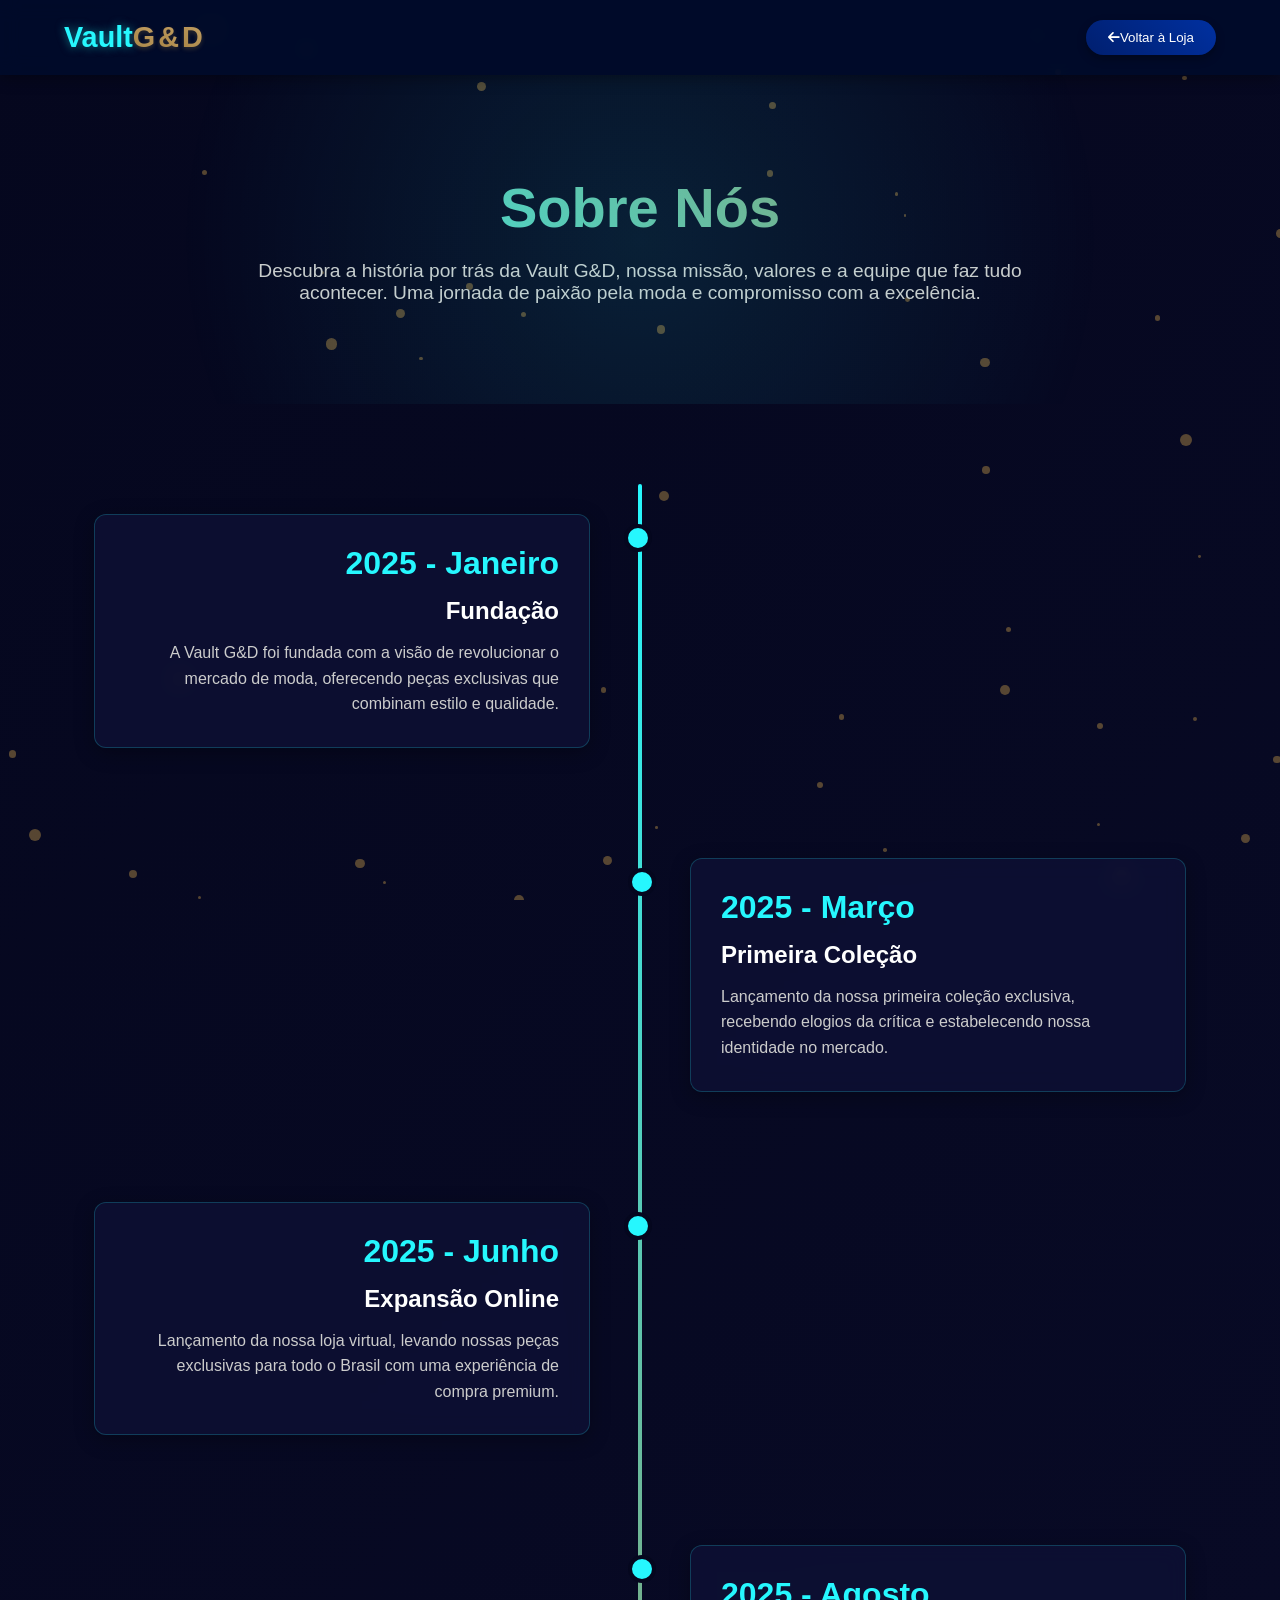
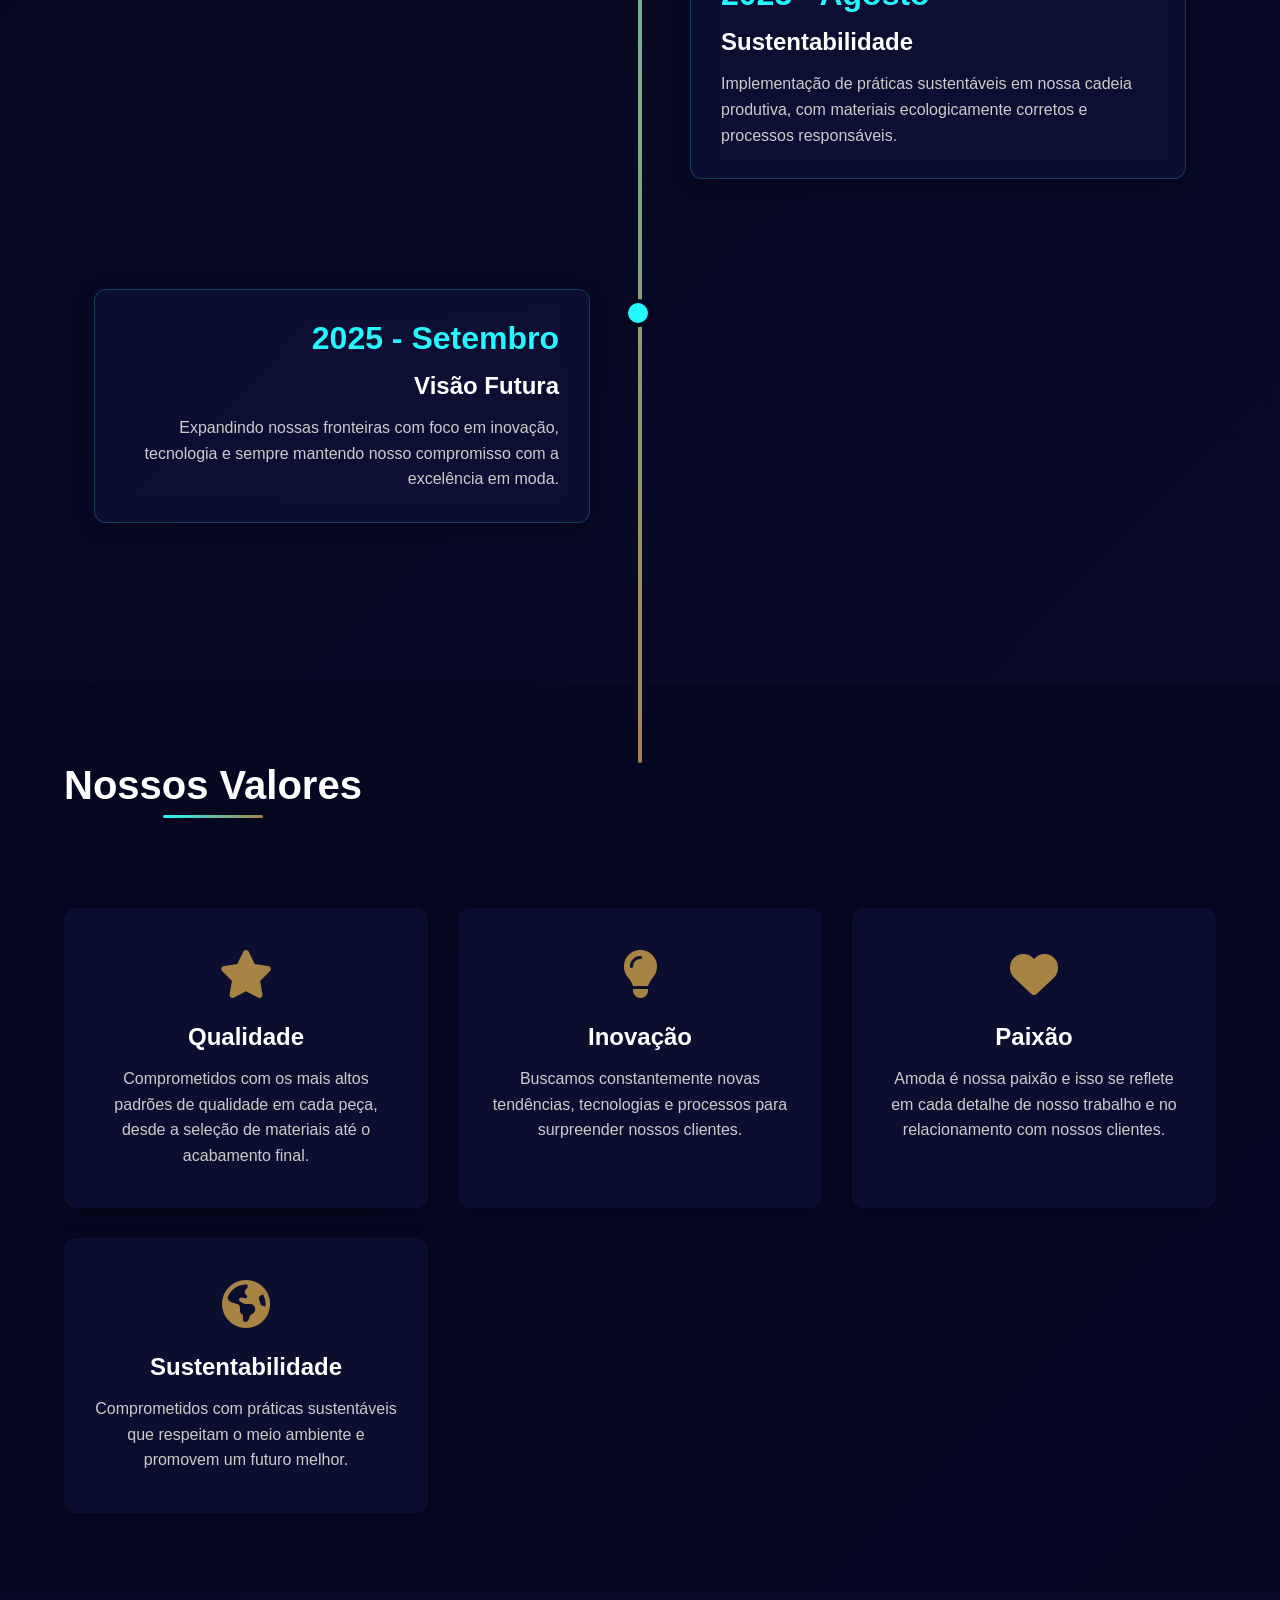
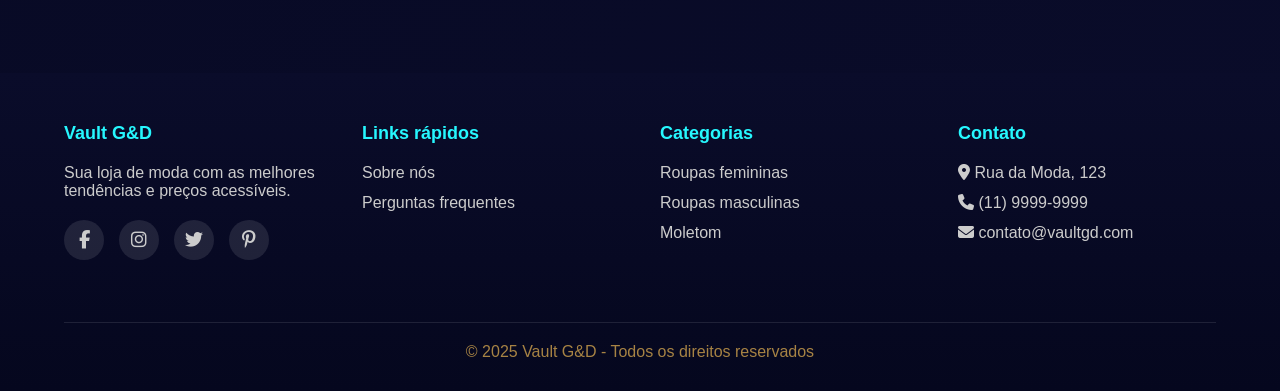
<file: sobre-nós.html>
<!DOCTYPE html>
<html lang="pt-br">

<head>
    <meta charset="UTF-8">
    <meta name="viewport" content="width=device-width, initial-scale=1.0">
    <title>Sobre Nós | Vault G&D</title>
    <link rel="stylesheet" href="https://cdnjs.cloudflare.com/ajax/libs/font-awesome/6.4.0/css/all.min.css">
    <style>
        * {
            margin: 0;
            padding: 0;
            box-sizing: border-box;
            font-family: 'Segoe UI', Tahoma, Geneva, Verdana, sans-serif;
        }
        
        body {
            background: linear-gradient(135deg, #05071e 0%, #0a0c2a 100%);
            color: #f8f9fa;
            min-height: 100vh;
            overflow-x: hidden;
        }
        /* Efeito de partículas de fundo */
        
        .particles {
            position: fixed;
            top: 0;
            left: 0;
            width: 100%;
            height: 100%;
            z-index: -1;
            overflow: hidden;
        }
        
        .particle {
            position: absolute;
            background: rgba(167, 131, 68, 0.5);
            border-radius: 50%;
            animation: float 15s infinite linear;
        }
        
        @keyframes float {
            0% {
                transform: translateY(0) translateX(0) rotate(0deg);
                opacity: 1;
            }
            100% {
                transform: translateY(-100vh) translateX(100vw) rotate(360deg);
                opacity: 0;
            }
        }
        /* Header */
        
        .header {
            background: rgba(0, 12, 43, 0.9);
            padding: 20px 5%;
            display: flex;
            justify-content: space-between;
            align-items: center;
            box-shadow: 0 2px 15px rgba(0, 0, 0, 0.4);
            backdrop-filter: blur(10px);
            position: sticky;
            top: 0;
            z-index: 100;
        }
        
        .logo {
            display: flex;
            align-items: center;
            text-decoration: none;
            font-weight: bold;
            font-size: 1.8rem;
        }
        
        .vault-text {
            color: #26f7fe;
            text-shadow: 0 0 10px rgba(38, 247, 254, 0.5);
        }
        
        .gold-ampersand {
            background: linear-gradient(45deg, #a78344, #c9a66b);
            -webkit-background-clip: text;
            background-clip: text;
            -webkit-text-fill-color: transparent;
            margin: 0 3px;
            font-weight: bold;
            text-shadow: 0 2px 4px rgba(167, 131, 68, 0.3);
        }
        
        .gold-d {
            background: linear-gradient(45deg, #a78344, #c9a66b);
            -webkit-background-clip: text;
            background-clip: text;
            -webkit-text-fill-color: transparent;
            text-shadow: 0 2px 4px rgba(167, 131, 68, 0.3);
        }
        
        .back-btn {
            background: linear-gradient(45deg, #001f6f, #0030a0);
            color: white;
            border: none;
            padding: 10px 22px;
            border-radius: 20px;
            cursor: pointer;
            font-weight: 500;
            transition: all 0.3s;
            display: flex;
            align-items: center;
            box-shadow: 0 4px 10px rgba(0, 0, 0, 0.3);
        }
        
        .back-btn:hover {
            background: linear-gradient(45deg, #0030a0, #0040c0);
            transform: translateY(-2px);
            box-shadow: 0 6px 15px rgba(0, 0, 0, 0.4);
        }
        /* Hero Section */
        
        .hero {
            padding: 100px 5%;
            text-align: center;
            position: relative;
            overflow: hidden;
        }
        
        .hero::before {
            content: '';
            position: absolute;
            top: 0;
            left: 0;
            width: 100%;
            height: 100%;
            background: radial-gradient(circle at center, rgba(38, 247, 254, 0.1) 0%, transparent 70%);
            animation: pulse 8s infinite alternate;
        }
        
        @keyframes pulse {
            0% {
                opacity: 0.3;
                transform: scale(1);
            }
            100% {
                opacity: 0.7;
                transform: scale(1.1);
            }
        }
        
        .hero h1 {
            font-size: 3.5rem;
            margin-bottom: 20px;
            background: linear-gradient(45deg, #26f7fe, #a78344);
            -webkit-background-clip: text;
            background-clip: text;
            -webkit-text-fill-color: transparent;
            animation: textGlow 3s infinite alternate;
        }
        
        @keyframes textGlow {
            0% {
                text-shadow: 0 0 10px rgba(38, 247, 254, 0.5);
            }
            100% {
                text-shadow: 0 0 20px rgba(167, 131, 68, 0.7), 0 0 30px rgba(167, 131, 68, 0.5);
            }
        }
        
        .hero p {
            font-size: 1.2rem;
            max-width: 800px;
            margin: 0 auto;
            color: #ccc;
        }
        /* Timeline */
        
        .timeline {
            padding: 80px 5%;
            position: relative;
        }
        
        .timeline::before {
            content: '';
            position: absolute;
            left: 50%;
            transform: translateX(-50%);
            width: 4px;
            height: 100%;
            background: linear-gradient(to bottom, #26f7fe, #a78344);
            border-radius: 10px;
        }
        
        .timeline-item {
            width: 50%;
            padding: 30px;
            position: relative;
            margin-bottom: 50px;
            opacity: 0;
            transform: translateY(50px);
            transition: all 0.8s ease;
        }
        
        .timeline-item.visible {
            opacity: 1;
            transform: translateY(0);
        }
        
        .timeline-item:nth-child(odd) {
            left: 0;
            padding-right: 50px;
            text-align: right;
        }
        
        .timeline-item:nth-child(even) {
            left: 50%;
            padding-left: 50px;
        }
        
        .timeline-content {
            background: rgba(14, 17, 53, 0.8);
            padding: 30px;
            border-radius: 12px;
            box-shadow: 0 5px 20px rgba(0, 0, 0, 0.3);
            backdrop-filter: blur(10px);
            border: 1px solid rgba(38, 247, 254, 0.2);
            transition: all 0.3s;
        }
        
        .timeline-content:hover {
            transform: translateY(-5px);
            box-shadow: 0 10px 25px rgba(38, 247, 254, 0.3);
            border-color: rgba(38, 247, 254, 0.5);
        }
        
        .timeline-year {
            font-size: 2rem;
            color: #26f7fe;
            margin-bottom: 15px;
            font-weight: bold;
        }
        
        .timeline-title {
            font-size: 1.5rem;
            margin-bottom: 15px;
            color: #ffffff;
        }
        
        .timeline-desc {
            color: #ccc;
            line-height: 1.6;
        }
        
        .timeline-item::after {
            content: '';
            position: absolute;
            width: 20px;
            height: 20px;
            background: #26f7fe;
            border: 4px solid #05071e;
            border-radius: 50%;
            top: 40px;
        }
        
        .timeline-item:nth-child(odd)::after {
            right: -12px;
        }
        
        .timeline-item:nth-child(even)::after {
            left: -12px;
        }
        /* Team Section */
        
        .team {
            padding: 80px 5%;
            text-align: center;
        }
        
        .section-title {
            font-size: 2.5rem;
            margin-bottom: 50px;
            color: #ffffff;
            position: relative;
            display: inline-block;
        }
        
        .section-title::after {
            content: '';
            position: absolute;
            bottom: -10px;
            left: 50%;
            transform: translateX(-50%);
            width: 100px;
            height: 3px;
            background: linear-gradient(to right, #26f7fe, #a78344);
            border-radius: 3px;
        }
        
        .team-grid {
            display: grid;
            grid-template-columns: repeat(auto-fit, minmax(250px, 1fr));
            gap: 30px;
            margin-top: 50px;
        }
        
        .team-member {
            background: rgba(14, 17, 53, 0.8);
            border-radius: 12px;
            overflow: hidden;
            box-shadow: 0 5px 20px rgba(0, 0, 0, 0.3);
            transition: all 0.5s;
            opacity: 0;
            transform: translateY(50px);
        }
        
        .team-member.visible {
            opacity: 1;
            transform: translateY(0);
        }
        
        .team-member:hover {
            transform: translateY(-10px) scale(1.02);
            box-shadow: 0 15px 30px rgba(38, 247, 254, 0.2);
        }
        
        .member-img {
            width: 100%;
            height: 250px;
            object-fit: cover;
            transition: all 0.5s;
        }
        
        .team-member:hover .member-img {
            transform: scale(1.1);
        }
        
        .member-info {
            padding: 20px;
        }
        
        .member-name {
            font-size: 1.5rem;
            margin-bottom: 10px;
            color: #ffffff;
        }
        
        .member-role {
            color: #26f7fe;
            margin-bottom: 15px;
            font-weight: 500;
        }
        
        .member-desc {
            color: #ccc;
            line-height: 1.6;
            margin-bottom: 20px;
        }
        
        .social-links {
            display: flex;
            justify-content: center;
            gap: 15px;
        }
        
        .social-links a {
            display: flex;
            align-items: center;
            justify-content: center;
            width: 40px;
            height: 40px;
            background: rgba(255, 255, 255, 0.1);
            border-radius: 50%;
            color: #26f7fe;
            transition: all 0.3s;
        }
        
        .social-links a:hover {
            background: #26f7fe;
            color: #05071e;
            transform: translateY(-3px);
        }
        /* Values Section */
        
        .values {
            padding: 80px 5%;
            background: rgba(5, 7, 30, 0.5);
        }
        
        .values-grid {
            display: grid;
            grid-template-columns: repeat(auto-fit, minmax(300px, 1fr));
            gap: 30px;
            margin-top: 50px;
        }
        
        .value-card {
            background: rgba(14, 17, 53, 0.8);
            padding: 40px 30px;
            border-radius: 12px;
            text-align: center;
            box-shadow: 0 5px 20px rgba(0, 0, 0, 0.3);
            transition: all 0.5s;
            opacity: 0;
            transform: translateY(50px);
        }
        
        .value-card.visible {
            opacity: 1;
            transform: translateY(0);
        }
        
        .value-card:hover {
            transform: translateY(-10px);
            box-shadow: 0 15px 30px rgba(167, 131, 68, 0.2);
        }
        
        .value-icon {
            font-size: 3rem;
            margin-bottom: 20px;
            color: #a78344;
        }
        
        .value-title {
            font-size: 1.5rem;
            margin-bottom: 15px;
            color: #ffffff;
        }
        
        .value-desc {
            color: #ccc;
            line-height: 1.6;
        }
        /* Footer */
        
        footer {
            background: linear-gradient(to bottom, #0a0c2a, #05071e);
            color: white;
            padding: 50px 5% 30px;
            margin-top: 80px;
        }
        
        .footer-content {
            display: grid;
            grid-template-columns: repeat(auto-fit, minmax(200px, 1fr));
            gap: 40px;
        }
        
        .footer-section h3 {
            margin-bottom: 20px;
            font-size: 18px;
            color: #26f7fe;
        }
        
        .footer-section p,
        .footer-section a {
            color: #ccc;
            margin-bottom: 12px;
            display: block;
            text-decoration: none;
            transition: color 0.3s;
        }
        
        .footer-section a:hover {
            color: #26f7fe;
        }
        
        .social-icons {
            display: flex;
            gap: 15px;
            margin-top: 20px;
        }
        
        .social-icons a {
            display: flex;
            align-items: center;
            justify-content: center;
            width: 40px;
            height: 40px;
            background-color: rgba(255, 255, 255, 0.1);
            border-radius: 50%;
            font-size: 18px;
            transition: all 0.3s;
        }
        
        .social-icons a:hover {
            background-color: #26f7fe;
            color: #05071e;
            transform: translateY(-3px);
        }
        
        .copyright {
            text-align: center;
            margin-top: 50px;
            padding-top: 20px;
            border-top: 1px solid rgba(255, 255, 255, 0.1);
            color: #a78344;
        }
        /* Responsividade */
        
        @media (max-width: 900px) {
            .timeline::before {
                left: 30px;
            }
            .timeline-item {
                width: 100%;
                padding-left: 70px;
                padding-right: 0;
                text-align: left;
            }
            .timeline-item:nth-child(odd),
            .timeline-item:nth-child(even) {
                left: 0;
            }
            .timeline-item:nth-child(odd)::after,
            .timeline-item:nth-child(even)::after {
                left: 18px;
            }
            .hero h1 {
                font-size: 2.5rem;
            }
        }
        
        @media (max-width: 480px) {
            .hero h1 {
                font-size: 2rem;
            }
            .timeline-year {
                font-size: 1.5rem;
            }
            .timeline-title {
                font-size: 1.2rem;
            }
        }
    </style>
</head>

<body>
    <!-- Efeito de partículas -->
    <div class="particles" id="particles"></div>

    <!-- Header -->
    <div class="header">
        <a href="index.html" class="logo">
            <span class="vault-text">Vault</span>
            <span class="gold-d">G</span>
            <span class="gold-ampersand">&</span>
            <span class="gold-d">D</span>
        </a>
        <button class="back-btn" onclick="window.location.href='index.html'">
            <i class="fas fa-arrow-left"></i> Voltar à Loja
        </button>
    </div>

    <!-- Hero Section -->
    <section class="hero">
        <h1>Sobre Nós</h1>
        <p>Descubra a história por trás da Vault G&D, nossa missão, valores e a equipe que faz tudo acontecer. Uma jornada de paixão pela moda e compromisso com a excelência.</p>
    </section>

    <!-- Timeline -->
    <section class="timeline">
        <div class="timeline-item">
            <div class="timeline-content">
                <div class="timeline-year">2025 - Janeiro</div>
                <h3 class="timeline-title">Fundação</h3>
                <p class="timeline-desc">A Vault G&D foi fundada com a visão de revolucionar o mercado de moda, oferecendo peças exclusivas que combinam estilo e qualidade.</p>
            </div>
        </div>

        <div class="timeline-item">
            <div class="timeline-content">
                <div class="timeline-year">2025 - Março</div>
                <h3 class="timeline-title">Primeira Coleção</h3>
                <p class="timeline-desc">Lançamento da nossa primeira coleção exclusiva, recebendo elogios da crítica e estabelecendo nossa identidade no mercado.</p>
            </div>
        </div>

        <div class="timeline-item">
            <div class="timeline-content">
                <div class="timeline-year">2025 - Junho</div>
                <h3 class="timeline-title">Expansão Online</h3>
                <p class="timeline-desc">Lançamento da nossa loja virtual, levando nossas peças exclusivas para todo o Brasil com uma experiência de compra premium.</p>
            </div>
        </div>

        <div class="timeline-item">
            <div class="timeline-content">
                <div class="timeline-year">2025 - Agosto</div>
                <h3 class="timeline-title">Sustentabilidade</h3>
                <p class="timeline-desc">Implementação de práticas sustentáveis em nossa cadeia produtiva, com materiais ecologicamente corretos e processos responsáveis.</p>
            </div>
        </div>

        <div class="timeline-item">
            <div class="timeline-content">
                <div class="timeline-year">2025 - Setembro</div>
                <h3 class="timeline-title">Visão Futura</h3>
                <p class="timeline-desc">Expandindo nossas fronteiras com foco em inovação, tecnologia e sempre mantendo nosso compromisso com a excelência em moda.</p>
            </div>
        </div>
    </section>


    <!-- Values Section -->
    <section class="values">
        <h2 class="section-title">Nossos Valores</h2>
        <div class="values-grid">
            <div class="value-card">
                <div class="value-icon">
                    <i class="fas fa-star"></i>
                </div>
                <h3 class="value-title">Qualidade</h3>
                <p class="value-desc">Comprometidos com os mais altos padrões de qualidade em cada peça, desde a seleção de materiais até o acabamento final.</p>
            </div>

            <div class="value-card">
                <div class="value-icon">
                    <i class="fas fa-lightbulb"></i>
                </div>
                <h3 class="value-title">Inovação</h3>
                <p class="value-desc">Buscamos constantemente novas tendências, tecnologias e processos para surpreender nossos clientes.</p>
            </div>

            <div class="value-card">
                <div class="value-icon">
                    <i class="fas fa-heart"></i>
                </div>
                <h3 class="value-title">Paixão</h3>
                <p class="value-desc">Amoda é nossa paixão e isso se reflete em cada detalhe de nosso trabalho e no relacionamento com nossos clientes.</p>
            </div>

            <div class="value-card">
                <div class="value-icon">
                    <i class="fas fa-globe-americas"></i>
                </div>
                <h3 class="value-title">Sustentabilidade</h3>
                <p class="value-desc">Comprometidos com práticas sustentáveis que respeitam o meio ambiente e promovem um futuro melhor.</p>
            </div>
        </div>
    </section>

    <!-- Footer -->
    <footer>
        <div class="footer-content">
            <div class="footer-section">
                <h3>Vault G&D</h3>
                <p>Sua loja de moda com as melhores tendências e preços acessíveis.</p>
                <div class="social-icons">
                    <a href="#"><i class="fab fa-facebook-f"></i></a>
                    <a href="#"><i class="fab fa-instagram"></i></a>
                    <a href="#"><i class="fab fa-twitter"></i></a>
                    <a href="#"><i class="fab fa-pinterest-p"></i></a>
                </div>
            </div>

            <div class="footer-section">
                <h3>Links rápidos</h3>
                <a href="sobre-nós.html">Sobre nós</a>
                <a href="FAQ.html">Perguntas frequentes</a>
            </div>

            <div class="footer-section">
                <h3>Categorias</h3>
                <a href="index.html?category=feminino">Roupas femininas</a>
                <a href="index.html?category=masculino">Roupas masculinas</a>
                <a href="index.html?category=moletom">Moletom</a>
            </div>

            <div class="footer-section">
                <h3>Contato</h3>
                <p><i class="fas fa-map-marker-alt"></i> Rua da Moda, 123</p>
                <p><i class="fas fa-phone"></i> (11) 9999-9999</p>
                <p><i class="fas fa-envelope"></i> contato@vaultgd.com</p>
            </div>
        </div>

        <div class="copyright">
            <p>&copy; 2025 Vault G&D - Todos os direitos reservados</p>
        </div>
    </footer>

    <script>
        // Criar partículas de fundo
        function createParticles() {
            const container = document.getElementById('particles');
            const particleCount = 50;

            for (let i = 0; i < particleCount; i++) {
                const particle = document.createElement('div');
                particle.classList.add('particle');

                // Tamanho aleatório
                const size = Math.random() * 10 + 2;
                particle.style.width = `${size}px`;
                particle.style.height = `${size}px`;

                // Posição aleatória
                const posX = Math.random() * 100;
                const posY = Math.random() * 100;
                particle.style.left = `${posX}%`;
                particle.style.top = `${posY}%`;

                // Atraso aleatório na animação
                const delay = Math.random() * 15;
                particle.style.animationDelay = `${delay}s`;

                // Duração aleatória
                const duration = Math.random() * 10 + 15;
                particle.style.animationDuration = `${duration}s`;

                container.appendChild(particle);
            }
        }

        // Animação de scroll para os elementos
        function animateOnScroll() {
            const timelineItems = document.querySelectorAll('.timeline-item');
            const teamMembers = document.querySelectorAll('.team-member');
            const valueCards = document.querySelectorAll('.value-card');

            const observer = new IntersectionObserver((entries) => {
                entries.forEach(entry => {
                    if (entry.isIntersecting) {
                        entry.target.classList.add('visible');
                    }
                });
            }, {
                threshold: 0.3
            });

            timelineItems.forEach(item => observer.observe(item));
            teamMembers.forEach(member => observer.observe(member));
            valueCards.forEach(card => observer.observe(card));
        }

        // Inicializar quando a página carregar
        document.addEventListener('DOMContentLoaded', function() {
            createParticles();
            animateOnScroll();
        });
    </script>
</body>

</html>
</file>
